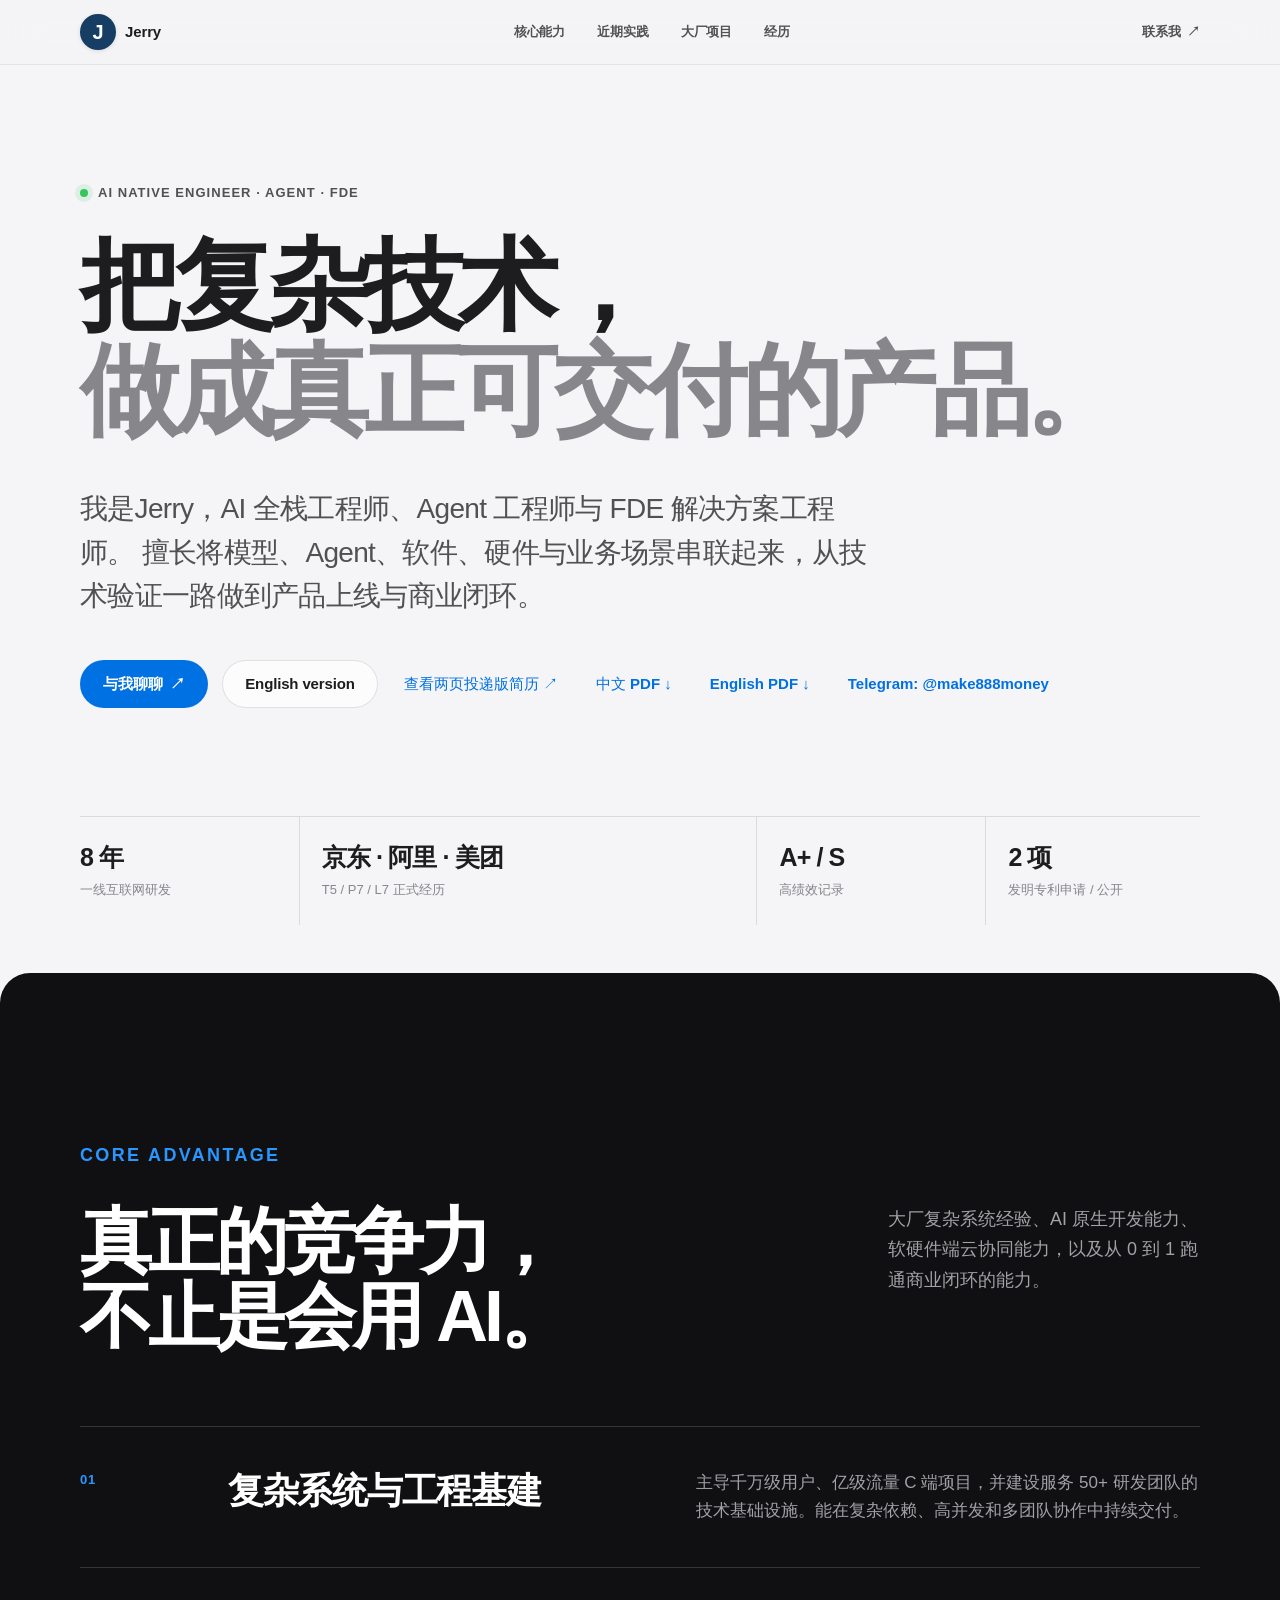
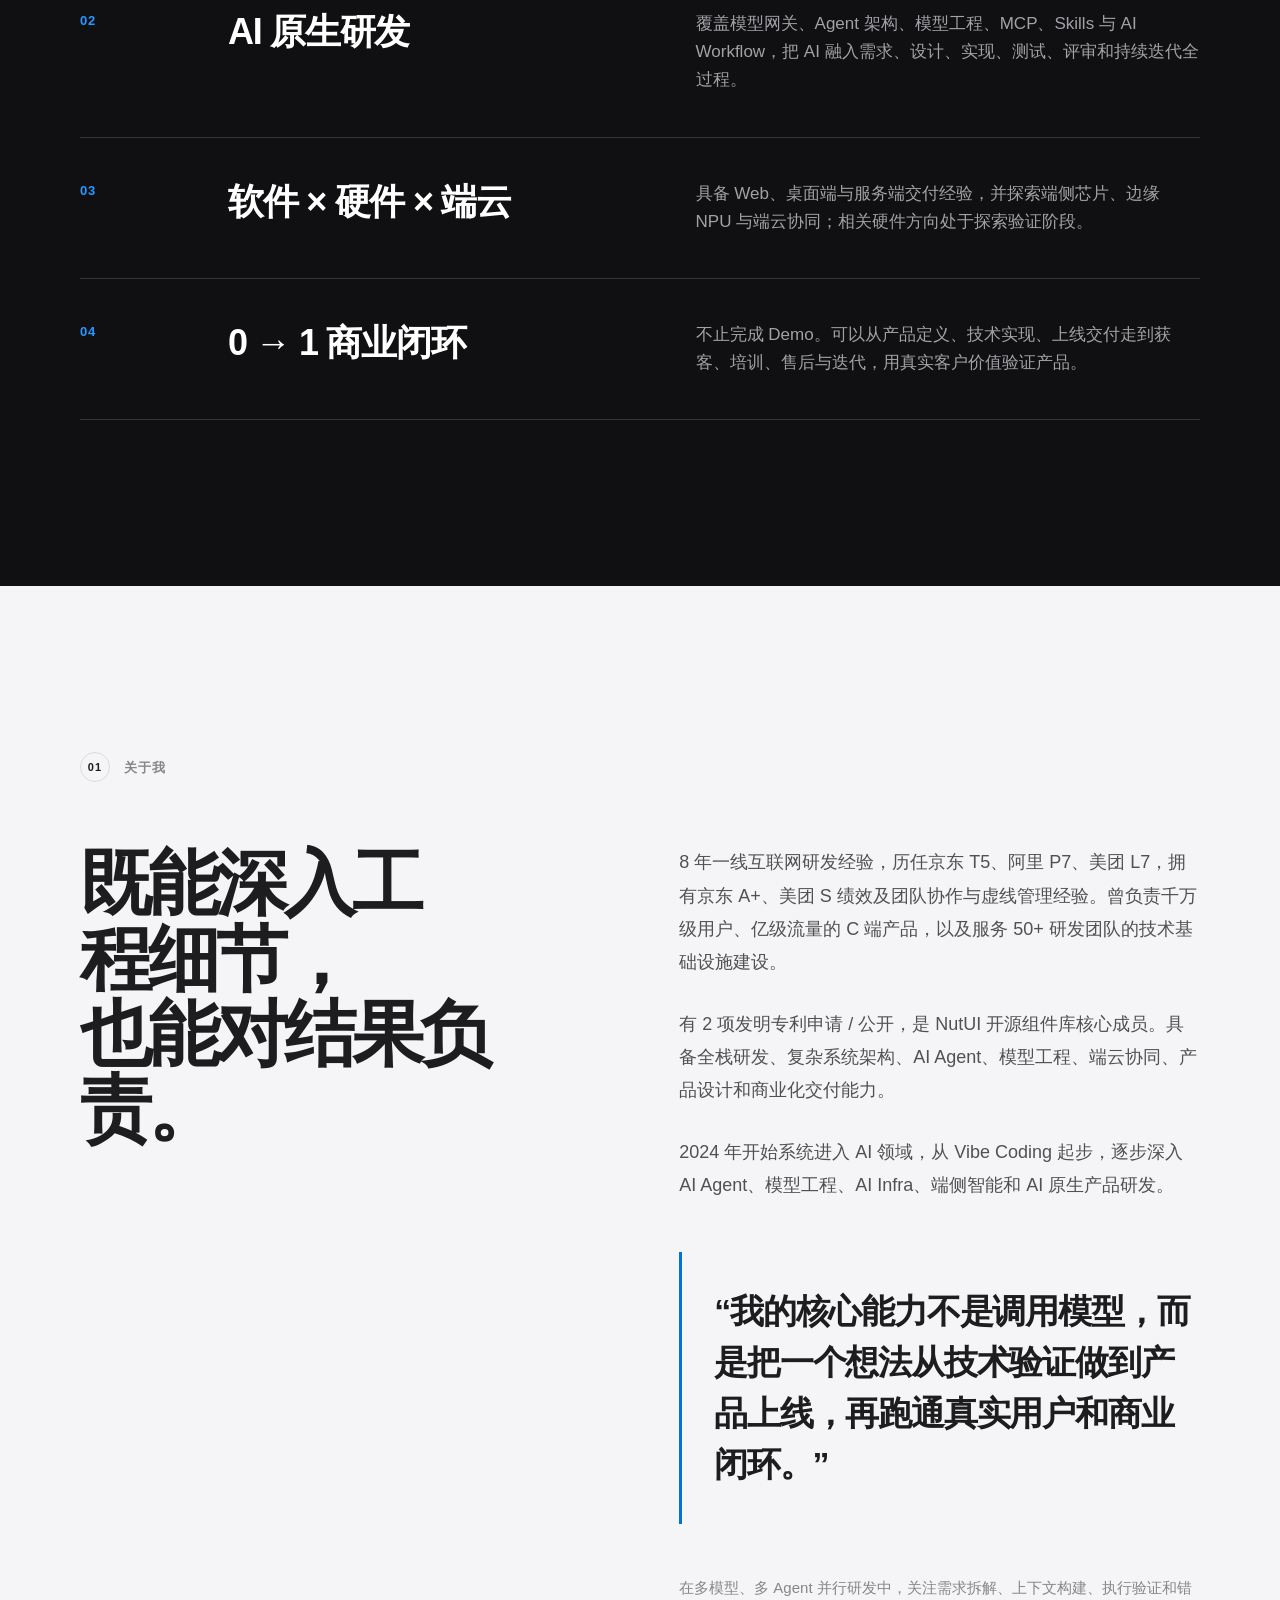
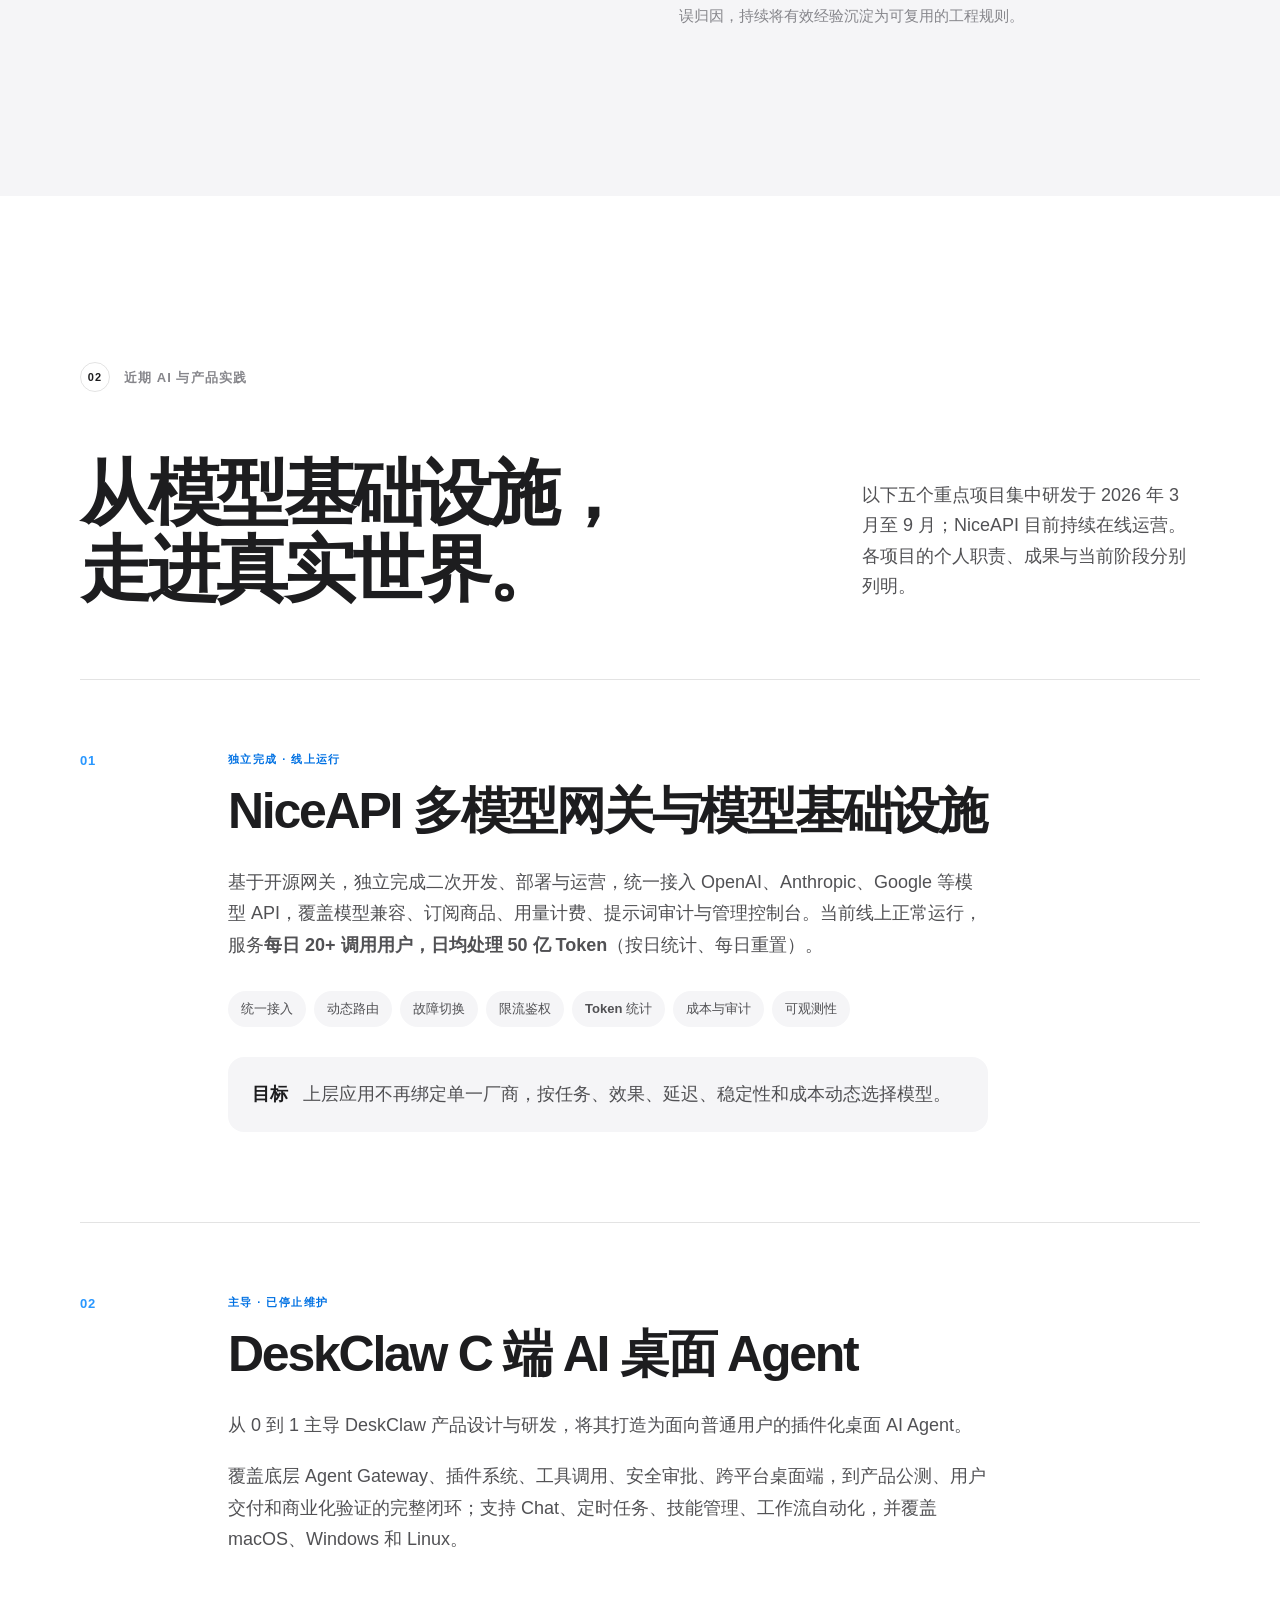
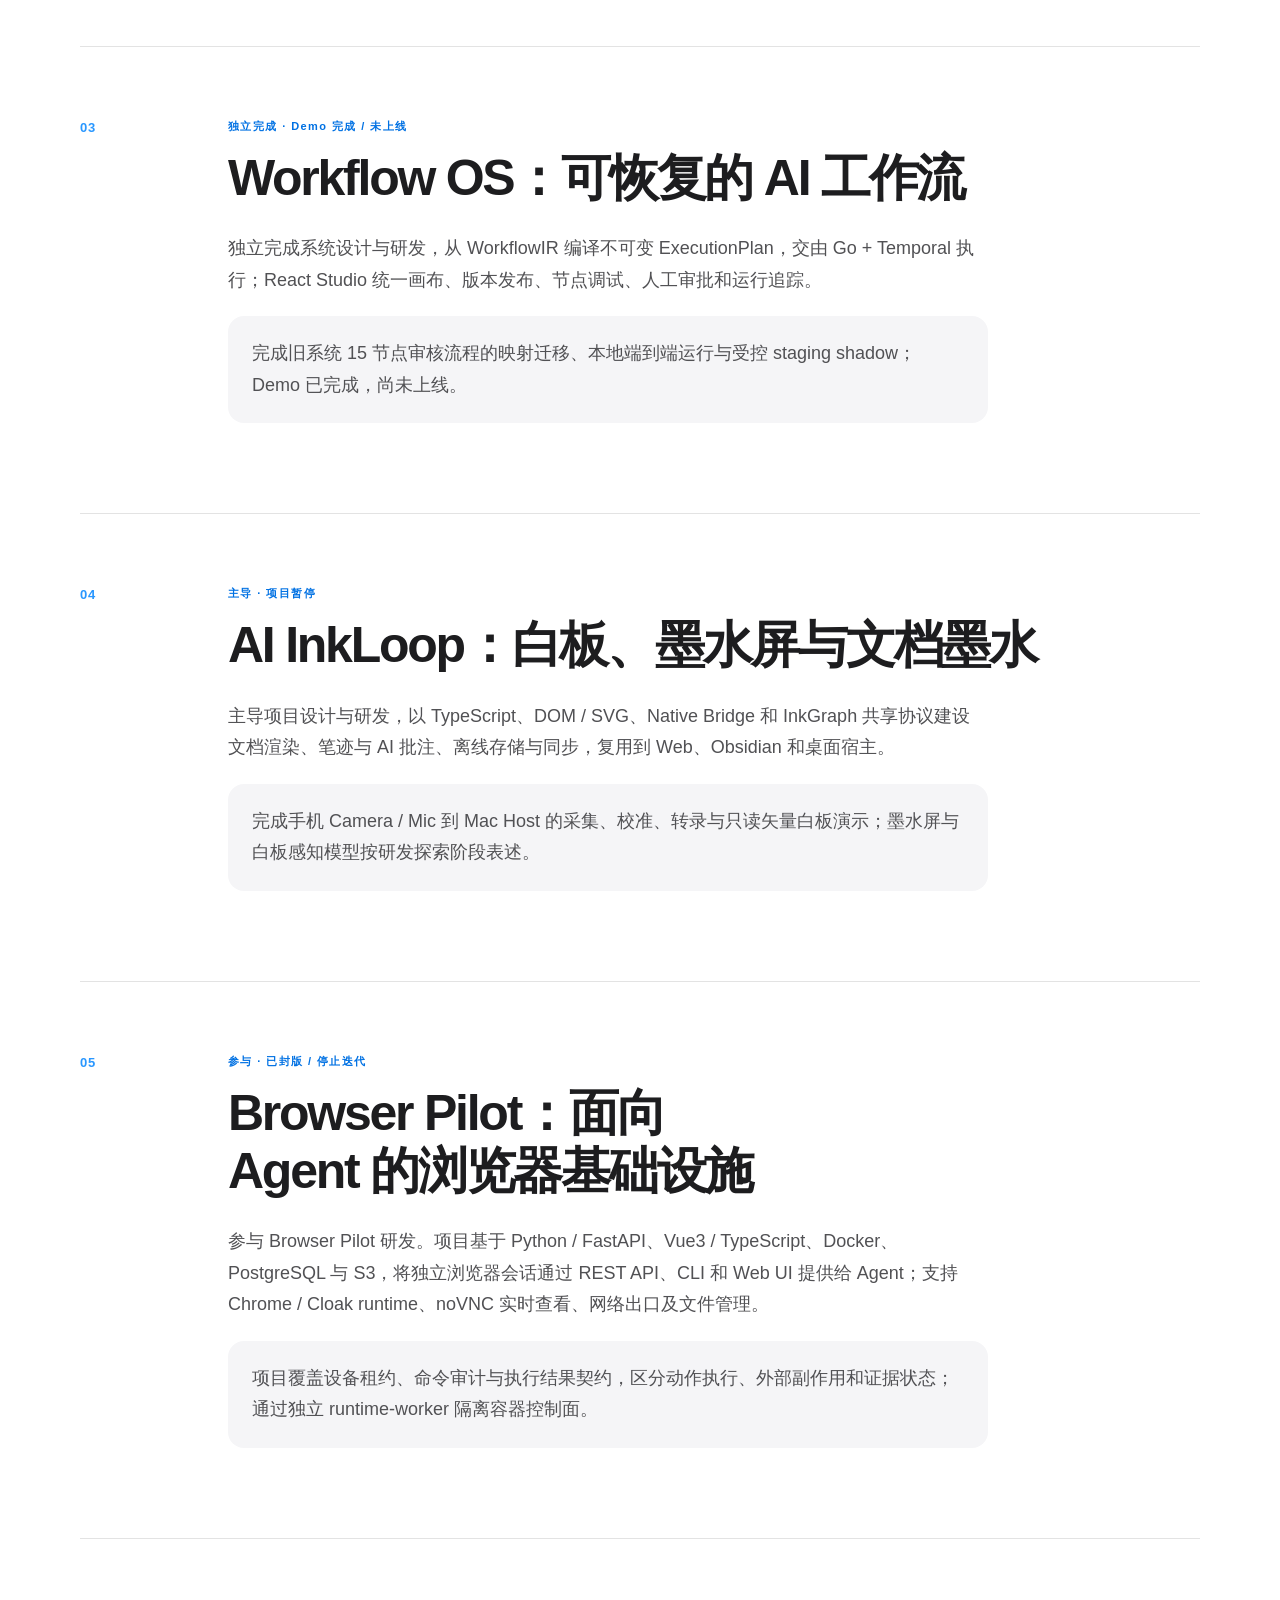
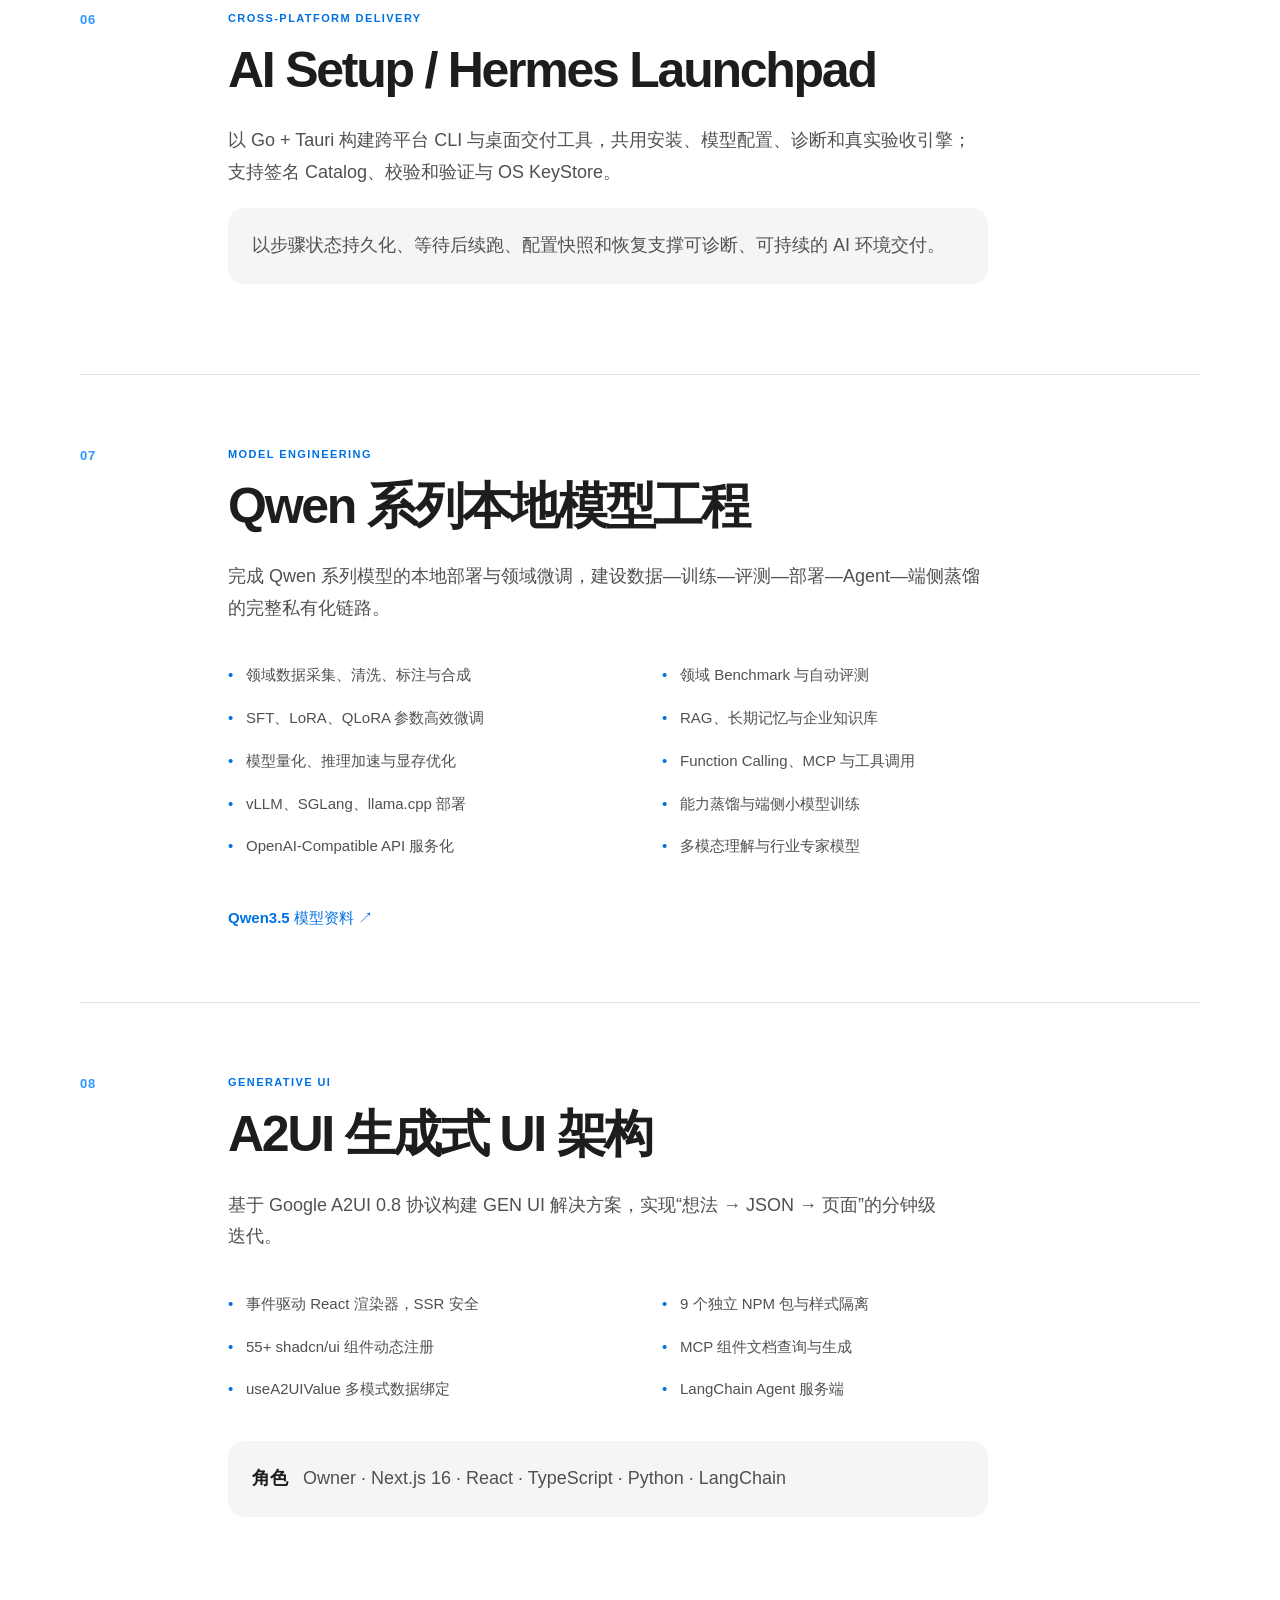
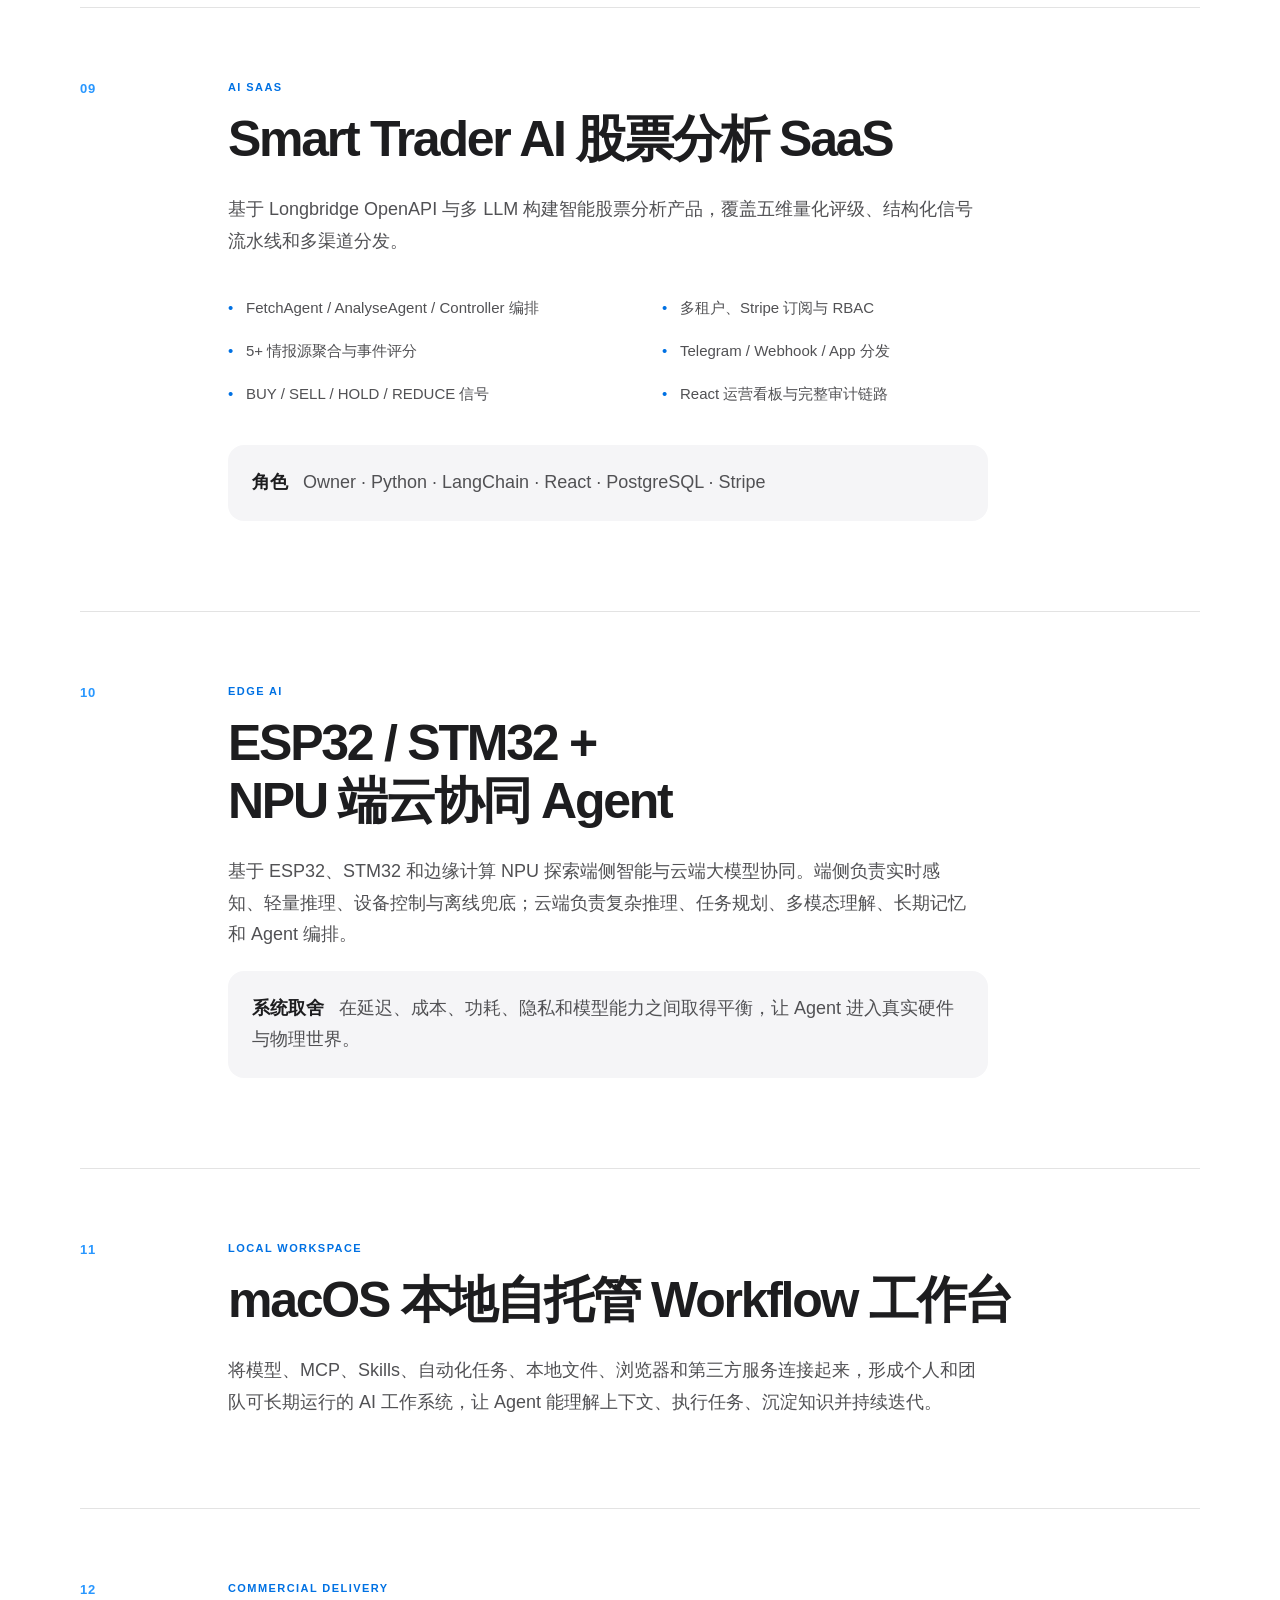
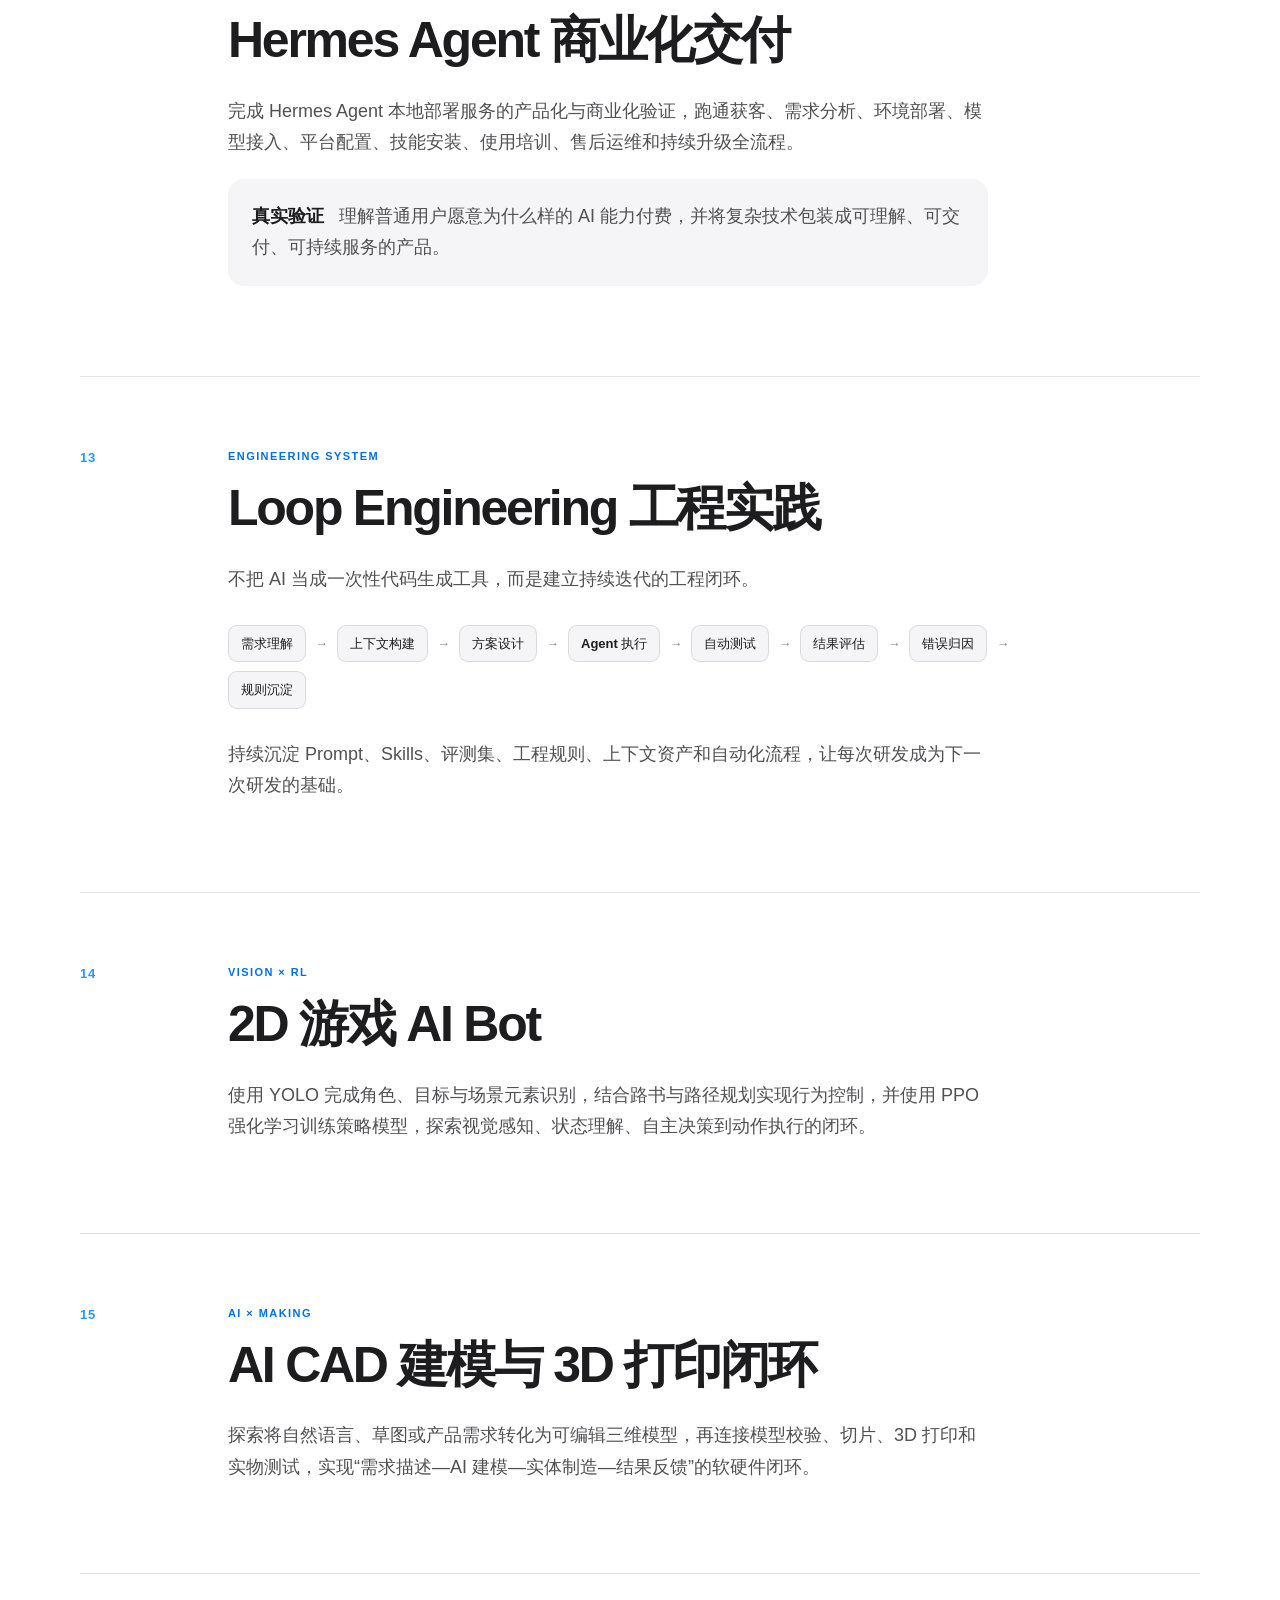
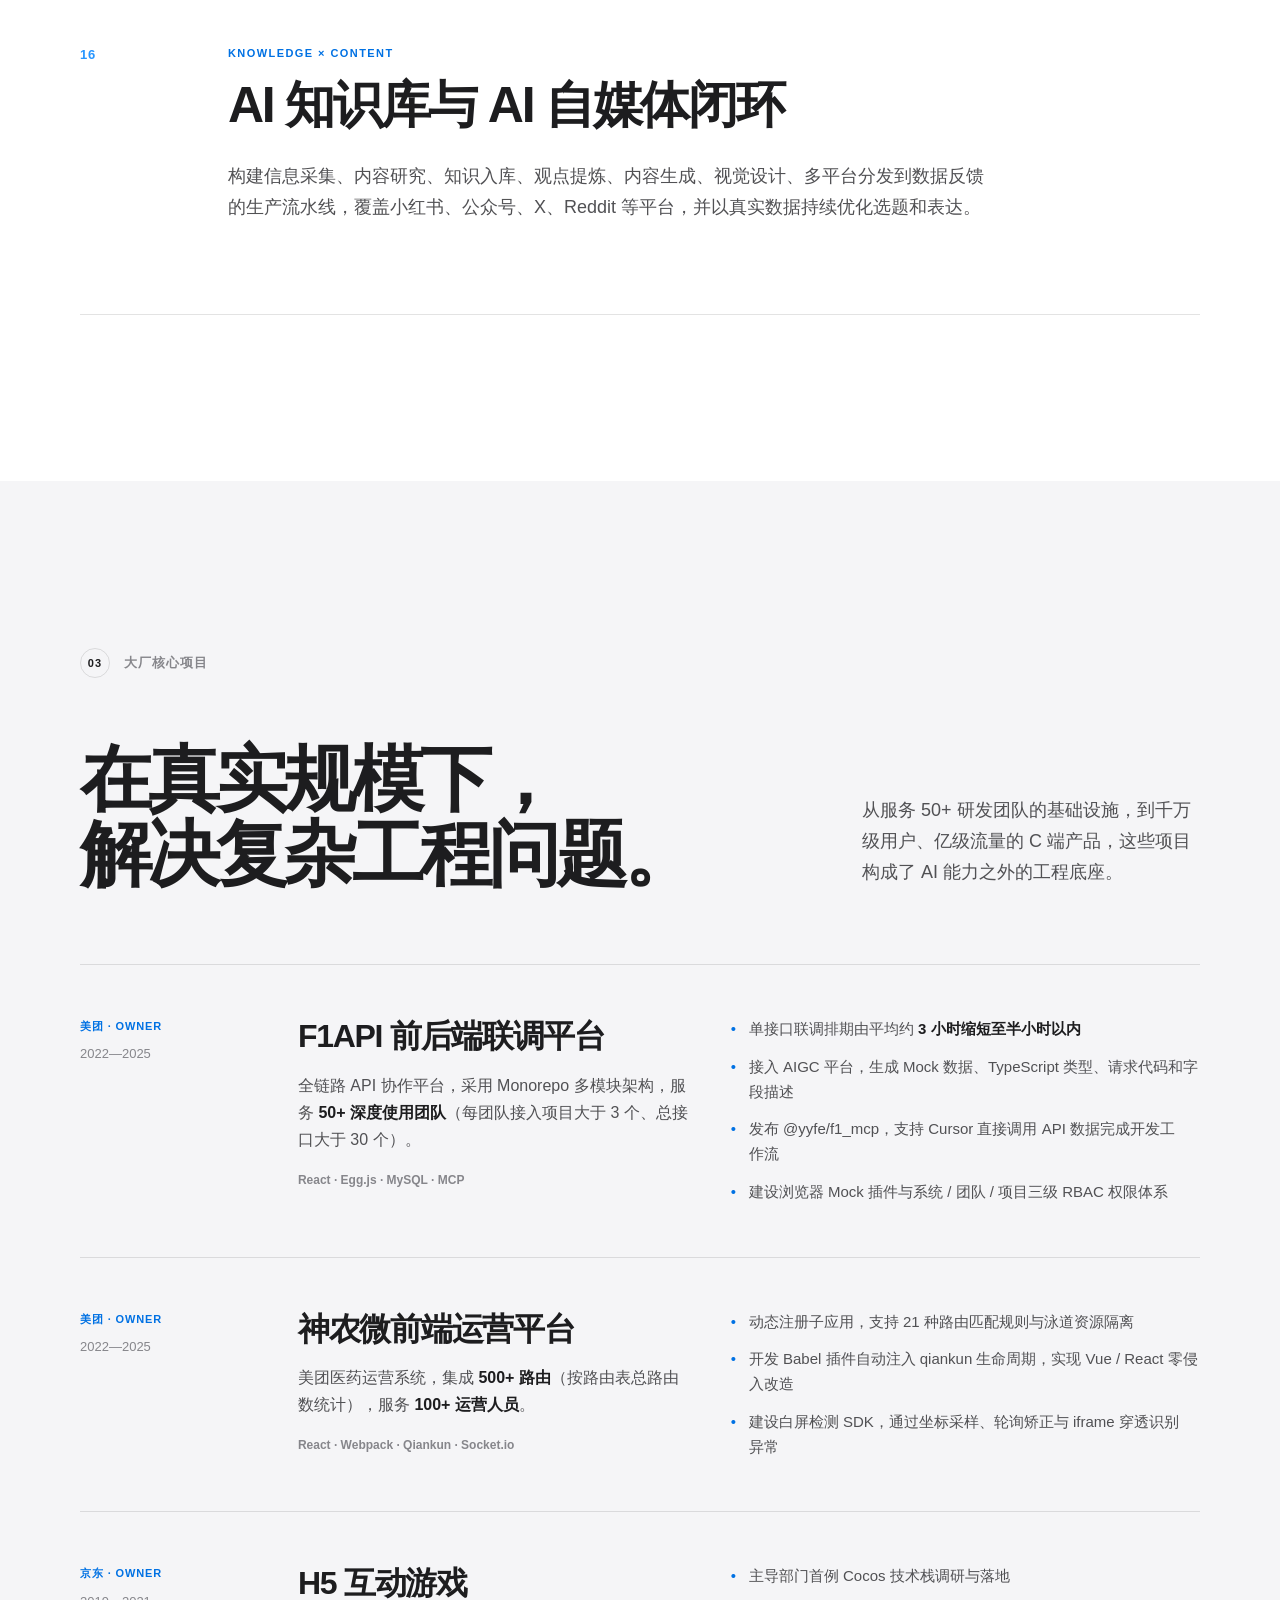
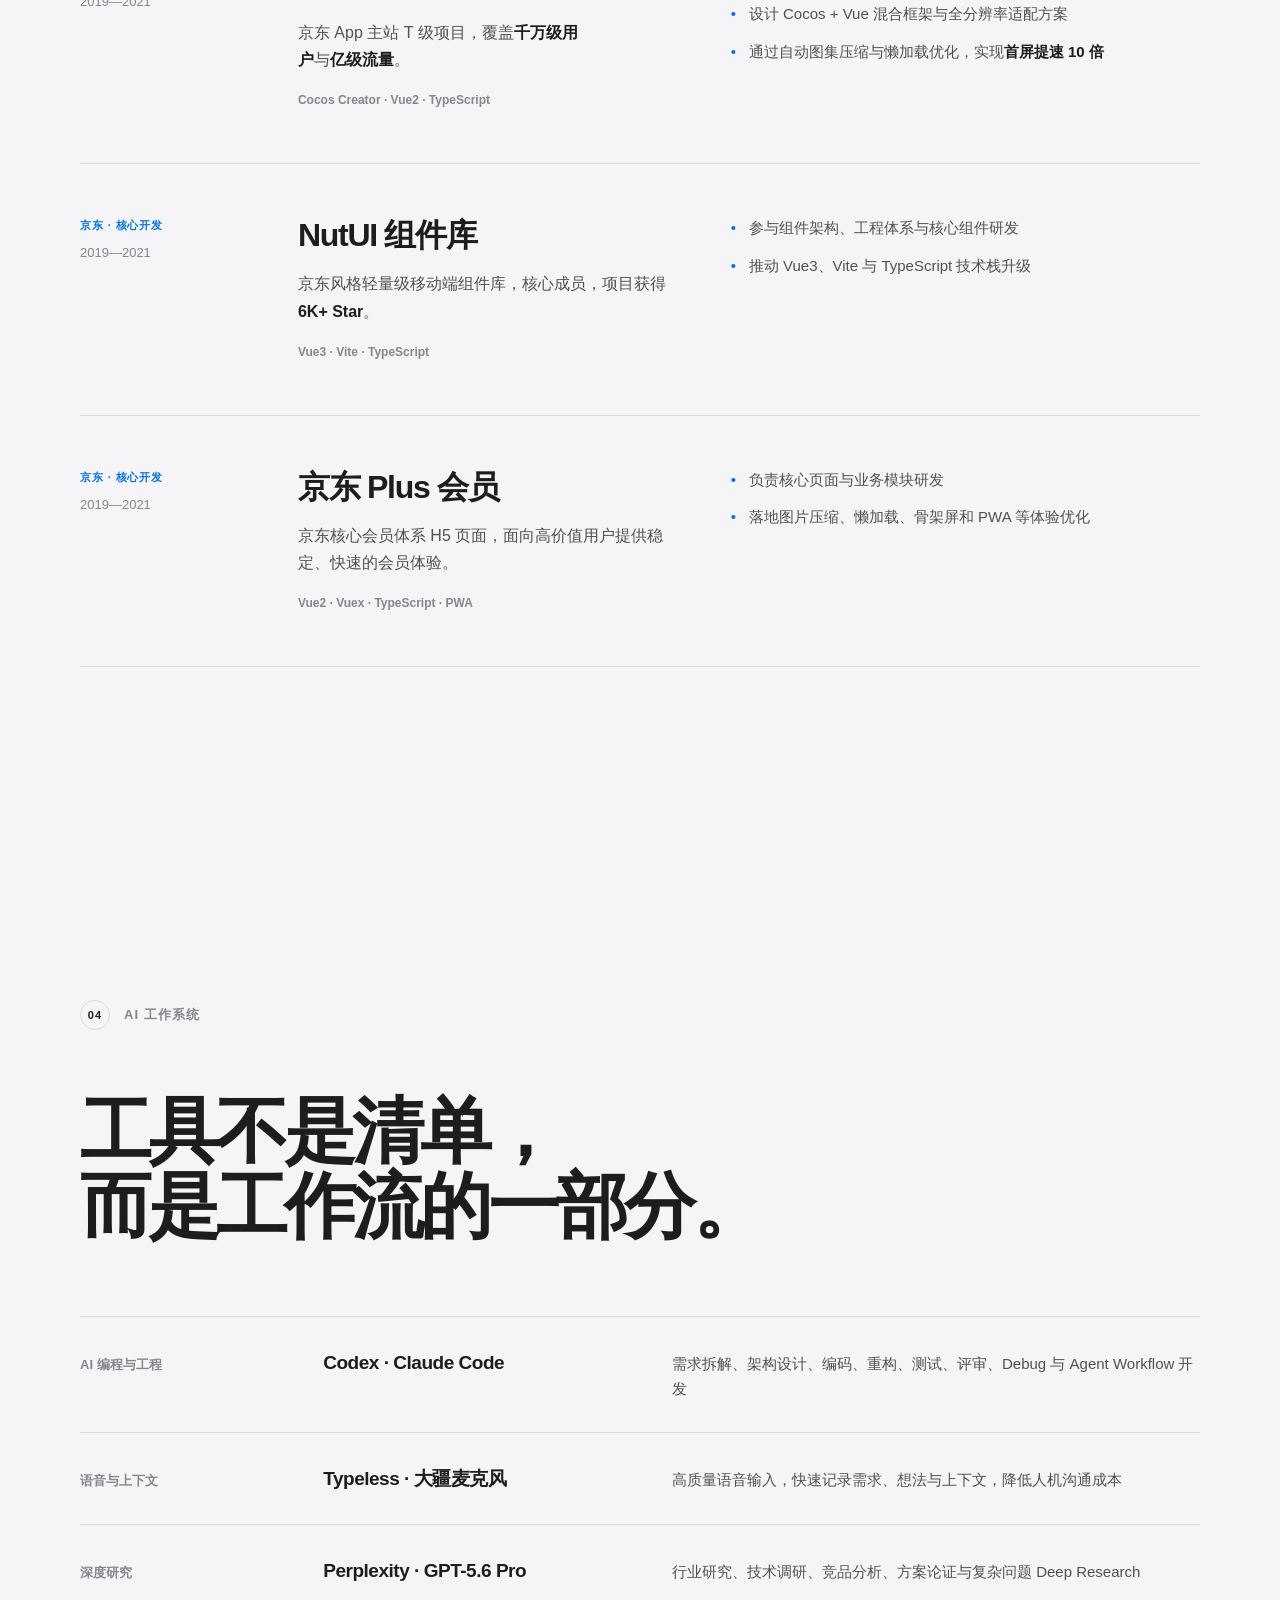
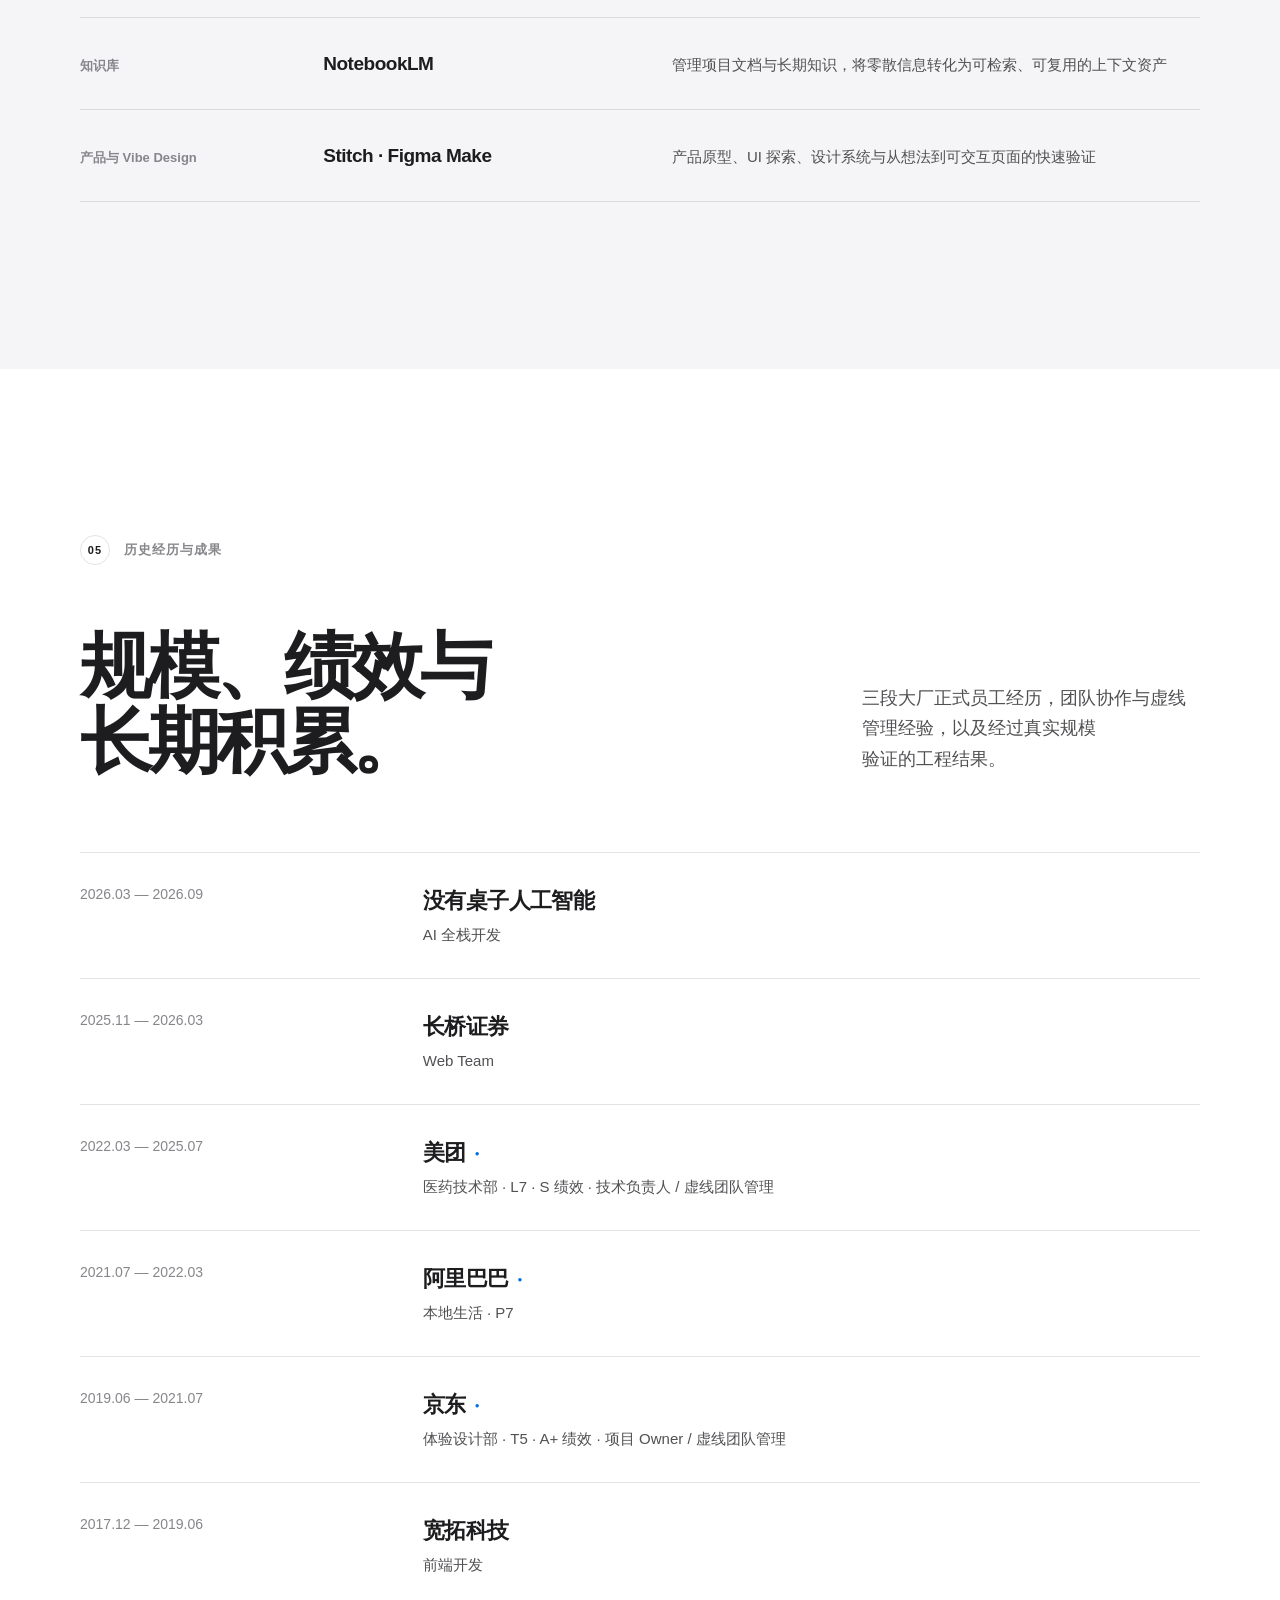
<file: index.html>
<!doctype html>
<html lang="zh-CN">
<head>
  <meta charset="utf-8">
  <meta name="viewport" content="width=device-width, initial-scale=1">
  <meta name="theme-color" content="#f5f5f7">
  <meta name="description" content="Jerry的在线简历：8 年一线互联网研发经验，专注 AI Agent、复杂系统、端云协同与 0 到 1 商业化交付。">
  <meta property="og:title" content="Jerry｜AI 全栈工程师 / Agent 工程师 / FDE">
  <meta property="og:description" content="把模型、Agent、软件、硬件与业务，做成真正可交付的产品。">
  <meta property="og:type" content="website">
  <title>Jerry｜AI 全栈工程师 / Agent 工程师 / FDE</title>
  <link rel="icon" href="data:image/svg+xml,<svg xmlns=%22http://www.w3.org/2000/svg%22 viewBox=%220 0 64 64%22><rect width=%2264%22 height=%2264%22 rx=%2216%22 fill=%22%23007aff%22/><path d=%22M17 20h30L25 44h22%22 fill=%22none%22 stroke=%22white%22 stroke-width=%226%22 stroke-linecap=%22round%22 stroke-linejoin=%22round%22/></svg>">
  <link rel="stylesheet" href="styles.css">
</head>
<body>
  <a class="skip-link" href="#main">跳到主要内容</a>

  <header class="site-header">
    <nav class="nav shell" aria-label="主导航">
      <a class="brand" href="#top" aria-label="返回顶部">
        <span class="brand-avatar" aria-hidden="true">
          J
        </span>
        <span>Jerry</span>
      </a>
      <div class="nav-links">
        <a href="#capabilities">核心能力</a>
        <a href="#building">近期实践</a>
        <a href="#projects">大厂项目</a>
        <a href="#experience">经历</a>
      </div>
      <a class="nav-contact" href="mailto:nicejerry666@gmail.com">联系我 <span aria-hidden="true">↗</span></a>
    </nav>
  </header>

  <main id="main">
    <section class="hero shell" id="top" aria-labelledby="hero-title">
      <div class="hero-kicker reveal">
        <span class="status-dot" aria-hidden="true"></span>
        AI Native Engineer · Agent · FDE
      </div>
      <h1 id="hero-title" class="reveal">把复杂技术，<span>做成真正<span class="nowrap">可交付的产品。</span></span></h1>
      <p class="hero-intro reveal">
        我是Jerry，AI 全栈工程师、Agent 工程师与 FDE 解决方案工程师。
        擅长将模型、Agent、软件、硬件与业务场景串联起来，从技术验证一路做到产品上线与商业闭环。
      </p>
      <div class="hero-actions reveal">
        <a class="button button-primary" href="mailto:nicejerry666@gmail.com">与我聊聊 <span aria-hidden="true">↗</span></a>
        <a class="button button-secondary" href="en.html" lang="en">English version</a>
        <a class="text-link" href="resume-print.html">查看两页投递版简历 ↗</a>
        <a class="text-link" href="resume.pdf" download="Jerry_Resume_CN.pdf">中文 PDF ↓</a>
        <a class="text-link" href="resume-en.pdf" download="Jerry_Resume_EN.pdf" lang="en">English PDF ↓</a>
        <a class="text-link" href="https://t.me/make888money">Telegram: @make888money</a>
      </div>
      <div class="proof-strip reveal" aria-label="职业亮点">
        <div class="proof-item">
          <strong>8 年</strong>
          <span>一线互联网研发</span>
        </div>
        <div class="proof-item">
          <strong>京东 · 阿里 · 美团</strong>
          <span>T5 / P7 / L7 正式经历</span>
        </div>
        <div class="proof-item">
          <strong>A+ / S</strong>
          <span>高绩效记录</span>
        </div>
        <div class="proof-item">
          <strong>2 项</strong>
          <span>发明专利申请 / 公开</span>
        </div>
      </div>
    </section>

    <section class="section section-dark" id="capabilities" aria-labelledby="capabilities-title">
      <div class="shell">
        <div class="section-heading light reveal">
          <p class="eyebrow">CORE ADVANTAGE</p>
          <h2 id="capabilities-title">真正的竞争力，<br>不止是会用 AI。</h2>
          <p>大厂复杂系统经验、AI 原生开发能力、软硬件端云协同能力，以及从 0 到 1 跑通<span class="nowrap">商业闭环的能力。</span></p>
        </div>
        <div class="capability-list">
          <article class="capability reveal">
            <span class="capability-number">01</span>
            <div>
              <h3>复杂系统与工程基建</h3>
              <p>主导千万级用户、亿级流量 C 端项目，并建设服务 50+ 研发团队的技术基础设施。能在复杂依赖、高并发和多团队协作中持续交付。</p>
            </div>
          </article>
          <article class="capability reveal">
            <span class="capability-number">02</span>
            <div>
              <h3>AI 原生研发</h3>
              <p>覆盖模型网关、Agent 架构、模型工程、MCP、Skills 与 AI Workflow，把 AI 融入需求、设计、实现、测试、评审和持续迭代全过程。</p>
            </div>
          </article>
          <article class="capability reveal">
            <span class="capability-number">03</span>
            <div>
              <h3>软件 × 硬件 × 端云</h3>
              <p>具备 Web、桌面端与服务端交付经验，并探索端侧芯片、边缘 NPU 与端云协同；相关硬件方向处于探索验证阶段。</p>
            </div>
          </article>
          <article class="capability reveal">
            <span class="capability-number">04</span>
            <div>
              <h3>0 → 1 商业闭环</h3>
              <p>不止完成 Demo。可以从产品定义、技术实现、上线交付走到获客、培训、售后与迭代，用真实客户价值验证产品。</p>
            </div>
          </article>
        </div>
      </div>
    </section>

    <section class="section intro-section shell" aria-labelledby="about-title">
      <div class="section-label reveal"><span>01</span> 关于我</div>
      <div class="intro-grid">
        <h2 id="about-title" class="reveal">既能深入工程细节，<br>也能对结果负责。</h2>
        <div class="prose reveal">
          <p>8 年一线互联网研发经验，历任京东 T5、阿里 P7、美团 L7，拥有京东 A+、美团 S 绩效及团队协作与虚线管理经验。曾负责千万级用户、亿级流量的 C 端产品，以及服务 50+ 研发团队的技术基础设施建设。</p>
          <p>有 2 项发明专利申请 / 公开，是 NutUI 开源组件库核心成员。具备全栈研发、复杂系统架构、AI Agent、模型工程、端云协同、产品设计和商业化交付能力。</p>
          <p>2024 年开始系统进入 AI 领域，从 Vibe Coding 起步，逐步深入 AI Agent、模型工程、AI Infra、端侧智能和 AI 原生产品研发。</p>
          <aside class="quote">
            <p>“我的核心能力不是调用模型，而是把一个想法从技术验证做到产品上线，再跑通真实用户和商业闭环。”</p>
          </aside>
          <p class="fine-print">在多模型、多 Agent 并行研发中，关注需求拆解、上下文构建、执行验证和错误归因，持续将有效经验沉淀为可复用的工程规则。</p>
        </div>
      </div>
    </section>

    <section class="section building-section" id="building" aria-labelledby="building-title">
      <div class="shell">
        <div class="section-label reveal"><span>02</span> 近期 AI 与产品实践</div>
        <div class="section-heading reveal">
          <h2 id="building-title">从模型基础设施，<br>走进真实世界。</h2>
          <p>以下五个重点项目集中研发于 2026 年 3 月至 9 月；NiceAPI 目前持续在线运营。各项目的个人职责、成果与当前阶段分别列明。</p>
        </div>

        <div class="project-list">
          <article class="project-feature reveal">
            <div class="project-index">01</div>
            <div class="project-copy">
              <p class="project-tag">独立完成 · 线上运行</p>
              <h3>NiceAPI 多模型网关与模型基础设施</h3>
              <p>基于开源网关，独立完成二次开发、部署与运营，统一接入 OpenAI、Anthropic、Google 等模型 API，覆盖模型兼容、订阅商品、用量计费、提示词审计与管理控制台。当前线上正常运行，服务<strong>每日 20+ 调用用户，日均处理 50 亿 Token</strong>（按日统计、每日重置）。</p>
              <ul class="inline-list" aria-label="核心能力">
                <li>统一接入</li><li>动态路由</li><li>故障切换</li><li>限流鉴权</li><li>Token 统计</li><li>成本与审计</li><li>可观测性</li>
              </ul>
              <p class="project-goal"><strong>目标</strong> 上层应用不再绑定单一厂商，按任务、效果、延迟、稳定性和成本<span class="nowrap">动态选择模型。</span></p>
            </div>
          </article>

          <article class="project-feature reveal">
            <div class="project-index">02</div>
            <div class="project-copy">
              <p class="project-tag">主导 · 已停止维护</p>
              <h3>DeskClaw C 端 AI 桌面 Agent</h3>
              <p>从 0 到 1 主导 DeskClaw 产品设计与研发，将其打造为面向普通用户的插件化桌面 AI Agent。</p>
              <p>覆盖底层 Agent Gateway、插件系统、工具调用、安全审批、跨平台桌面端，到产品公测、用户交付和商业化验证的完整闭环；支持 Chat、定时任务、技能管理、工作流自动化，并覆盖 macOS、Windows 和 Linux。</p>
            </div>
          </article>

          <article class="project-feature reveal">
            <div class="project-index">03</div>
            <div class="project-copy"><p class="project-tag">独立完成 · Demo 完成 / 未上线</p><h3>Workflow OS：可恢复的 AI 工作流</h3><p>独立完成系统设计与研发，从 WorkflowIR 编译不可变 ExecutionPlan，交由 Go + Temporal 执行；React Studio 统一画布、版本发布、节点调试、人工审批和运行追踪。</p><p class="project-goal">完成旧系统 15 节点审核流程的映射迁移、本地端到端运行与受控 staging shadow；Demo 已完成，尚未上线。</p></div>
          </article>

          <article class="project-feature reveal">
            <div class="project-index">04</div>
            <div class="project-copy"><p class="project-tag">主导 · 项目暂停</p><h3>AI InkLoop：白板、墨水屏与文档墨水</h3><p>主导项目设计与研发，以 TypeScript、DOM / SVG、Native Bridge 和 InkGraph 共享协议建设文档渲染、笔迹与 AI 批注、离线存储与同步，复用到 Web、Obsidian 和桌面宿主。</p><p class="project-goal">完成手机 Camera / Mic 到 Mac Host 的采集、校准、转录与只读矢量白板演示；墨水屏与白板感知模型按研发探索阶段表述。</p></div>
          </article>

          <article class="project-feature reveal">
            <div class="project-index">05</div>
            <div class="project-copy"><p class="project-tag">参与 · 已封版 / 停止迭代</p><h3>Browser Pilot：面向 Agent 的浏览器基础设施</h3><p>参与 Browser Pilot 研发。项目基于 Python / FastAPI、Vue3 / TypeScript、Docker、PostgreSQL 与 S3，将独立浏览器会话通过 REST API、CLI 和 Web UI 提供给 Agent；支持 Chrome / Cloak runtime、noVNC 实时查看、网络出口及文件管理。</p><p class="project-goal">项目覆盖设备租约、命令审计与执行结果契约，区分动作执行、外部副作用和证据状态；通过独立 runtime-worker 隔离容器控制面。</p></div>
          </article>

          <article class="project-feature reveal">
            <div class="project-index">06</div>
            <div class="project-copy"><p class="project-tag">CROSS-PLATFORM DELIVERY</p><h3>AI Setup / Hermes Launchpad</h3><p>以 Go + Tauri 构建跨平台 CLI 与桌面交付工具，共用安装、模型配置、诊断和真实验收引擎；支持签名 Catalog、校验和验证与 OS KeyStore。</p><p class="project-goal">以步骤状态持久化、等待后续跑、配置快照和恢复支撑可诊断、可持续的 AI 环境交付。</p></div>
          </article>

          <article class="project-feature reveal">
            <div class="project-index">07</div>
            <div class="project-copy">
              <p class="project-tag">MODEL ENGINEERING</p>
              <h3>Qwen 系列本地模型工程</h3>
              <p>完成 Qwen 系列模型的本地部署与领域微调，建设数据—训练—评测—部署—Agent—端侧蒸馏的完整私有化链路。</p>
              <div class="detail-columns">
                <ul>
                  <li>领域数据采集、清洗、标注与合成</li>
                  <li>SFT、LoRA、QLoRA 参数高效微调</li>
                  <li>模型量化、推理加速与显存优化</li>
                  <li>vLLM、SGLang、llama.cpp 部署</li>
                  <li>OpenAI-Compatible API 服务化</li>
                </ul>
                <ul>
                  <li>领域 Benchmark 与自动评测</li>
                  <li>RAG、长期记忆与企业知识库</li>
                  <li>Function Calling、MCP 与工具调用</li>
                  <li>能力蒸馏与端侧小模型训练</li>
                  <li>多模态理解与行业专家模型</li>
                </ul>
              </div>
              <a class="source-link" href="https://huggingface.co/Qwen/Qwen3.5-0.8B" target="_blank" rel="noreferrer">Qwen3.5 模型资料 <span aria-hidden="true">↗</span></a>
            </div>
          </article>

          <article class="project-feature reveal">
            <div class="project-index">08</div>
            <div class="project-copy">
              <p class="project-tag">GENERATIVE UI</p>
              <h3>A2UI 生成式 UI 架构</h3>
              <p>基于 Google A2UI 0.8 协议构建 GEN UI 解决方案，实现“想法 → JSON → 页面”的分钟级迭代。</p>
              <div class="detail-columns">
                <ul>
                  <li>事件驱动 React 渲染器，SSR 安全</li>
                  <li>55+ shadcn/ui 组件动态注册</li>
                  <li>useA2UIValue 多模式数据绑定</li>
                </ul>
                <ul>
                  <li>9 个独立 NPM 包与样式隔离</li>
                  <li>MCP 组件文档查询与生成</li>
                  <li>LangChain Agent 服务端</li>
                </ul>
              </div>
              <p class="project-goal"><strong>角色</strong> Owner · Next.js 16 · React · TypeScript · Python · LangChain</p>
            </div>
          </article>

          <article class="project-feature reveal">
            <div class="project-index">09</div>
            <div class="project-copy">
              <p class="project-tag">AI SAAS</p>
              <h3>Smart Trader AI 股票分析 SaaS</h3>
              <p>基于 Longbridge OpenAPI 与多 LLM 构建智能股票分析产品，覆盖五维量化评级、结构化信号流水线和多渠道分发。</p>
              <div class="detail-columns">
                <ul>
                  <li>FetchAgent / AnalyseAgent / Controller 编排</li>
                  <li>5+ 情报源聚合与事件评分</li>
                  <li>BUY / SELL / HOLD / REDUCE 信号</li>
                </ul>
                <ul>
                  <li>多租户、Stripe 订阅与 RBAC</li>
                  <li>Telegram / Webhook / App 分发</li>
                  <li>React 运营看板与完整审计链路</li>
                </ul>
              </div>
              <p class="project-goal"><strong>角色</strong> Owner · Python · LangChain · React · PostgreSQL · Stripe</p>
            </div>
          </article>

          <article class="project-feature reveal">
            <div class="project-index">10</div>
            <div class="project-copy">
              <p class="project-tag">EDGE AI</p>
              <h3>ESP32 / STM32 + NPU 端云协同 Agent</h3>
              <p>基于 ESP32、STM32 和边缘计算 NPU 探索端侧智能与云端大模型协同。端侧负责实时感知、轻量推理、设备控制与离线兜底；云端负责复杂推理、任务规划、多模态理解、长期记忆和 <span class="nowrap">Agent 编排。</span></p>
              <p class="project-goal"><strong>系统取舍</strong> 在延迟、成本、功耗、隐私和模型能力之间取得平衡，让 Agent 进入真实硬件与物理世界。</p>
            </div>
          </article>

          <article class="project-feature reveal">
            <div class="project-index">11</div>
            <div class="project-copy">
              <p class="project-tag">LOCAL WORKSPACE</p>
              <h3>macOS 本地自托管 Workflow 工作台</h3>
              <p>将模型、MCP、Skills、自动化任务、本地文件、浏览器和第三方服务连接起来，形成个人和团队可长期运行的 AI 工作系统，让 Agent 能理解上下文、执行任务、沉淀知识并持续迭代。</p>
            </div>
          </article>

          <article class="project-feature reveal">
            <div class="project-index">12</div>
            <div class="project-copy">
              <p class="project-tag">COMMERCIAL DELIVERY</p>
              <h3>Hermes Agent 商业化交付</h3>
              <p>完成 Hermes Agent 本地部署服务的产品化与商业化验证，跑通获客、需求分析、环境部署、模型接入、平台配置、技能安装、使用培训、售后运维和持续升级全流程。</p>
              <p class="project-goal"><strong>真实验证</strong> 理解普通用户愿意为什么样的 AI 能力付费，并将复杂技术包装成可理解、可交付、可持续服务的产品。</p>
            </div>
          </article>

          <article class="project-feature reveal">
            <div class="project-index">13</div>
            <div class="project-copy">
              <p class="project-tag">ENGINEERING SYSTEM</p>
              <h3>Loop Engineering 工程实践</h3>
              <p>不把 AI 当成一次性代码生成工具，而是建立持续迭代的工程闭环。</p>
              <div class="loop-flow" aria-label="Loop Engineering 流程">
                <span>需求理解</span><i>→</i><span>上下文构建</span><i>→</i><span>方案设计</span><i>→</i><span>Agent 执行</span><i>→</i><span>自动测试</span><i>→</i><span>结果评估</span><i>→</i><span>错误归因</span><i>→</i><span>规则沉淀</span>
              </div>
              <p>持续沉淀 Prompt、Skills、评测集、工程规则、上下文资产和自动化流程，让每次研发成为下一次研发的基础。</p>
            </div>
          </article>

          <article class="project-feature reveal">
            <div class="project-index">14</div>
            <div class="project-copy">
              <p class="project-tag">VISION × RL</p>
              <h3>2D 游戏 AI Bot</h3>
              <p>使用 YOLO 完成角色、目标与场景元素识别，结合路书与路径规划实现行为控制，并使用 PPO 强化学习训练策略模型，探索视觉感知、状态理解、自主决策到动作执行的闭环。</p>
            </div>
          </article>

          <article class="project-feature reveal">
            <div class="project-index">15</div>
            <div class="project-copy">
              <p class="project-tag">AI × MAKING</p>
              <h3>AI CAD 建模与 3D 打印闭环</h3>
              <p>探索将自然语言、草图或产品需求转化为可编辑三维模型，再连接模型校验、切片、3D 打印和实物测试，实现“需求描述—AI 建模—实体制造—结果反馈”的软硬件闭环。</p>
            </div>
          </article>

          <article class="project-feature reveal">
            <div class="project-index">16</div>
            <div class="project-copy">
              <p class="project-tag">KNOWLEDGE × CONTENT</p>
              <h3>AI 知识库与 AI 自媒体闭环</h3>
              <p>构建信息采集、内容研究、知识入库、观点提炼、内容生成、视觉设计、多平台分发到数据反馈的生产流水线，覆盖小红书、公众号、X、Reddit 等平台，并以真实数据持续优化<span class="nowrap">选题和表达。</span></p>
            </div>
          </article>
        </div>
      </div>
    </section>

    <section class="section legacy-section" id="projects" aria-labelledby="projects-title">
      <div class="shell">
        <div class="section-label reveal"><span>03</span> 大厂核心项目</div>
        <div class="section-heading reveal">
          <h2 id="projects-title">在真实规模下，<br>解决复杂工程问题。</h2>
          <p>从服务 50+ 研发团队的基础设施，到千万级用户、亿级流量的 C 端产品，这些项目构成了 AI 能力之外的工程底座。</p>
        </div>

        <div class="legacy-list">
          <article class="legacy-project reveal">
            <div class="legacy-meta">
              <p>美团 · OWNER</p>
              <span>2022—2025</span>
            </div>
            <div class="legacy-summary">
              <h3>F1API 前后端联调平台</h3>
              <p>全链路 API 协作平台，采用 Monorepo 多模块架构，服务 <strong>50+ 深度使用团队</strong>（每团队接入项目大于 3 个、总接口大于 30 个）。</p>
              <div class="legacy-stack">React · Egg.js · MySQL · MCP</div>
            </div>
            <ul class="legacy-details">
              <li>单接口联调排期由平均约 <strong>3 小时缩短至半小时以内</strong></li>
              <li>接入 AIGC 平台，生成 Mock 数据、TypeScript 类型、请求代码和字段描述</li>
              <li>发布 @yyfe/f1_mcp，支持 Cursor 直接调用 API 数据完成开发工作流</li>
              <li>建设浏览器 Mock 插件与系统 / 团队 / 项目三级 RBAC 权限体系</li>
            </ul>
          </article>

          <article class="legacy-project reveal">
            <div class="legacy-meta">
              <p>美团 · OWNER</p>
              <span>2022—2025</span>
            </div>
            <div class="legacy-summary">
              <h3>神农微前端运营平台</h3>
              <p>美团医药运营系统，集成 <strong>500+ 路由</strong>（按路由表总路由数统计），<span class="nowrap">服务 <strong>100+ 运营人员</strong>。</span></p>
              <div class="legacy-stack">React · Webpack · Qiankun · Socket.io</div>
            </div>
            <ul class="legacy-details">
              <li>动态注册子应用，支持 21 种路由匹配规则与泳道资源隔离</li>
              <li>开发 Babel 插件自动注入 qiankun 生命周期，实现 Vue / React 零侵入改造</li>
              <li>建设白屏检测 SDK，通过坐标采样、轮询矫正与 iframe 穿透识别异常</li>
            </ul>
          </article>

          <article class="legacy-project reveal">
            <div class="legacy-meta">
              <p>京东 · OWNER</p>
              <span>2019—2021</span>
            </div>
            <div class="legacy-summary">
              <h3>H5 互动游戏</h3>
              <p>京东 App 主站 T 级项目，覆盖<strong>千万级用户</strong><span class="nowrap">与<strong>亿级流量</strong>。</span></p>
              <div class="legacy-stack">Cocos Creator · Vue2 · TypeScript</div>
            </div>
            <ul class="legacy-details">
              <li>主导部门首例 Cocos 技术栈调研与落地</li>
              <li>设计 Cocos + Vue 混合框架与全分辨率适配方案</li>
              <li>通过自动图集压缩与懒加载优化，实现<strong>首屏提速 10 倍</strong></li>
            </ul>
          </article>

          <article class="legacy-project reveal">
            <div class="legacy-meta">
              <p>京东 · 核心开发</p>
              <span>2019—2021</span>
            </div>
            <div class="legacy-summary">
              <h3>NutUI 组件库</h3>
              <p>京东风格轻量级移动端组件库，核心成员，项目获得 <strong>6K+ Star</strong>。</p>
              <div class="legacy-stack">Vue3 · Vite · TypeScript</div>
            </div>
            <ul class="legacy-details">
              <li>参与组件架构、工程体系与核心组件研发</li>
              <li>推动 Vue3、Vite 与 TypeScript 技术栈升级</li>
            </ul>
          </article>

          <article class="legacy-project reveal">
            <div class="legacy-meta">
              <p>京东 · 核心开发</p>
              <span>2019—2021</span>
            </div>
            <div class="legacy-summary">
              <h3>京东 Plus 会员</h3>
              <p>京东核心会员体系 H5 页面，面向高价值用户提供稳定、快速的会员体验。</p>
              <div class="legacy-stack">Vue2 · Vuex · TypeScript · PWA</div>
            </div>
            <ul class="legacy-details">
              <li>负责核心页面与业务模块研发</li>
              <li>落地图片压缩、懒加载、骨架屏和 PWA 等体验优化</li>
            </ul>
          </article>
        </div>
      </div>
    </section>

    <section class="section tools-section shell" aria-labelledby="tools-title">
      <div class="section-label reveal"><span>04</span> AI 工作系统</div>
      <div class="section-heading compact-heading reveal">
        <h2 id="tools-title">工具不是清单，<br>而是工作流的一部分。</h2>
      </div>
      <div class="tool-rows">
        <article class="tool-row reveal">
          <p>AI 编程与工程</p>
          <h3>Codex · Claude Code</h3>
          <span>需求拆解、架构设计、编码、重构、测试、评审、Debug 与 Agent Workflow 开发</span>
        </article>
        <article class="tool-row reveal">
          <p>语音与上下文</p>
          <h3>Typeless · 大疆麦克风</h3>
          <span>高质量语音输入，快速记录需求、想法与上下文，降低人机沟通成本</span>
        </article>
        <article class="tool-row reveal">
          <p>深度研究</p>
          <h3>Perplexity · GPT-5.6 Pro</h3>
          <span>行业研究、技术调研、竞品分析、方案论证与复杂问题 Deep Research</span>
        </article>
        <article class="tool-row reveal">
          <p>知识库</p>
          <h3>NotebookLM</h3>
          <span>管理项目文档与长期知识，将零散信息转化为可检索、可复用的上下文资产</span>
        </article>
        <article class="tool-row reveal">
          <p>产品与 Vibe Design</p>
          <h3>Stitch · Figma Make</h3>
          <span>产品原型、UI 探索、设计系统与从想法到可交互页面的快速验证</span>
        </article>
      </div>
    </section>

    <section class="section experience-section" id="experience" aria-labelledby="experience-title">
      <div class="shell">
        <div class="section-label reveal"><span>05</span> 历史经历与成果</div>
        <div class="section-heading reveal">
          <h2 id="experience-title">规模、绩效与长期积累。</h2>
          <p>三段大厂正式员工经历，团队协作与虚线管理经验，以及经过真实规模<span class="nowrap">验证的工程结果。</span></p>
        </div>

        <div class="career" aria-label="工作经历">
          <article class="career-item reveal">
            <time datetime="2026-03">2026.03 — 2026.09</time>
            <div><h3>没有桌子人工智能</h3><p>AI 全栈开发</p></div>
          </article>
          <article class="career-item reveal">
            <time datetime="2025-11">2025.11 — 2026.03</time>
            <div><h3>长桥证券</h3><p>Web Team</p></div>
          </article>
          <article class="career-item reveal featured-career">
            <time datetime="2022-03">2022.03 — 2025.07</time>
            <div><h3>美团</h3><p>医药技术部 · L7 · S 绩效 · 技术负责人 / 虚线团队管理</p></div>
          </article>
          <article class="career-item reveal featured-career">
            <time datetime="2021-07">2021.07 — 2022.03</time>
            <div><h3>阿里巴巴</h3><p>本地生活 · P7</p></div>
          </article>
          <article class="career-item reveal featured-career">
            <time datetime="2019-06">2019.06 — 2021.07</time>
            <div><h3>京东</h3><p>体验设计部 · T5 · A+ 绩效 · 项目 Owner / <span class="nowrap">虚线团队管理</span></p></div>
          </article>
          <article class="career-item reveal">
            <time datetime="2017-12">2017.12 — 2019.06</time>
            <div><h3>宽拓科技</h3><p>前端开发</p></div>
          </article>
        </div>

        <div class="outcomes reveal" aria-label="代表成果">
          <div><strong>10M+</strong><span>千万级用户产品</span></div>
          <div><strong>100M+</strong><span>亿级流量项目</span></div>
          <div><strong>50+</strong><span>研发团队基础设施</span></div>
          <div><strong>6K+</strong><span>NutUI GitHub Stars</span></div>
        </div>

        <div class="achievement-columns">
          <article class="achievement reveal">
            <p class="eyebrow">PATENTS</p>
            <h3>2 项发明专利申请 / 公开</h3>
            <ul>
              <li>基于 html2canvas 的网页截图方法</li>
              <li>基于 Cocos + Webpack + Vue 的混合开发框架</li>
            </ul>
          </article>
          <article class="achievement reveal">
            <p class="eyebrow">OPEN SOURCE & SHARING</p>
            <h3>开源与技术影响力</h3>
            <ul>
              <li>NutUI 开源组件库核心成员，项目 6K+ Star</li>
              <li>《Webpack 技术内幕》《Vue3 探索与实践》</li>
              <li>《如何打造千万级用户的 H5 游戏》</li>
            </ul>
          </article>
        </div>

        <div class="education reveal">
          <p class="eyebrow">EDUCATION</p>
          <div><h3>重庆大学城市科技学院</h3><p>全日制统招本科 · 土木工程 · 2012—2016</p></div>
        </div>
      </div>
    </section>

    <section class="section principles-section shell" aria-labelledby="principles-title">
      <div class="section-label reveal"><span>06</span> 我的工作方式</div>
      <div class="principles-grid">
        <h2 id="principles-title" class="reveal">兴趣驱动学习，<br>学习驱动创造。</h2>
        <div class="principles reveal">
          <p>保持成长心态和长期主义，不追逐短期热度，持续研究技术背后的原理，并将其转化为真正解决问题的产品。</p>
          <p>以客户价值为中心，用真实交付验证技术，用商业闭环验证产品。</p>
          <p>保持正直诚信，尊重专业，重视合作，追求卓越，也愿意长期、耐心地把一件有价值的事情做深、<span class="nowrap">做透、做好。</span></p>
        </div>
      </div>
    </section>

    <section class="contact-section" aria-labelledby="contact-title">
      <div class="shell reveal">
        <p class="eyebrow">LET'S BUILD SOMETHING REAL</p>
        <h2 id="contact-title">一起把想法，<br>变成可交付产品。</h2>
        <div class="contact-actions">
          <a class="button button-white" href="mailto:nicejerry666@gmail.com">nicejerry666@gmail.com <span aria-hidden="true">↗</span></a>
          <a class="contact-phone" href="https://t.me/make888money">Telegram: @make888money</a>
        </div>
      </div>
    </section>
  </main>

  <footer class="site-footer">
    <div class="shell">
      <p>Jerry · AI 全栈工程师 / Agent 工程师 / FDE</p>
      <div>
        <a href="en.html" lang="en">English version ↗</a>
        <a href="#top">回到顶部 ↑</a>
      </div>
    </div>
  </footer>

  <script>
    document.documentElement.classList.add('js');

    const reduceMotion = window.matchMedia('(prefers-reduced-motion: reduce)').matches;
    const reveals = document.querySelectorAll('.reveal');

    if (reduceMotion || !('IntersectionObserver' in window)) {
      reveals.forEach((element) => element.classList.add('is-visible'));
    } else {
      const observer = new IntersectionObserver((entries) => {
        entries.forEach((entry) => {
          if (entry.isIntersecting) {
            entry.target.classList.add('is-visible');
            observer.unobserve(entry.target);
          }
        });
      }, { threshold: 0.08, rootMargin: '0px 0px -48px' });

      reveals.forEach((element) => observer.observe(element));
    }
  </script>
</body>
</html>
</file>
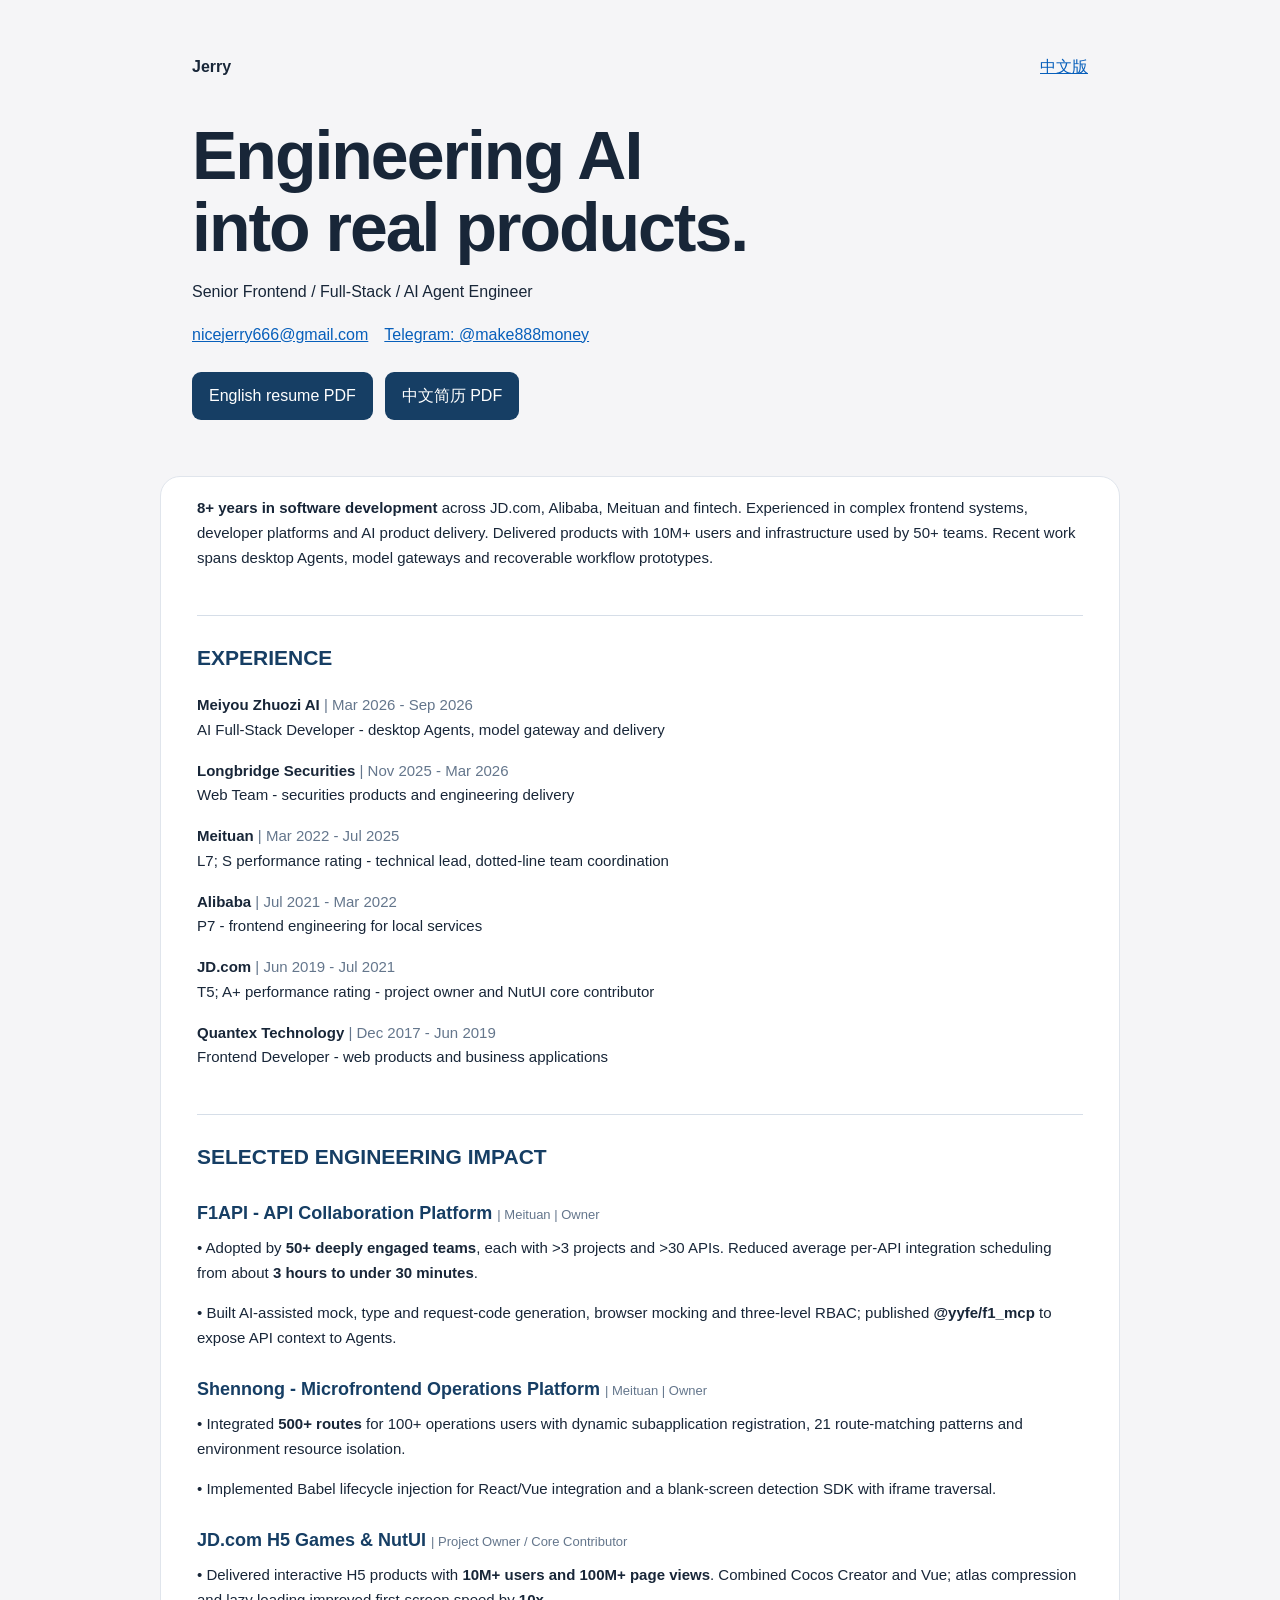
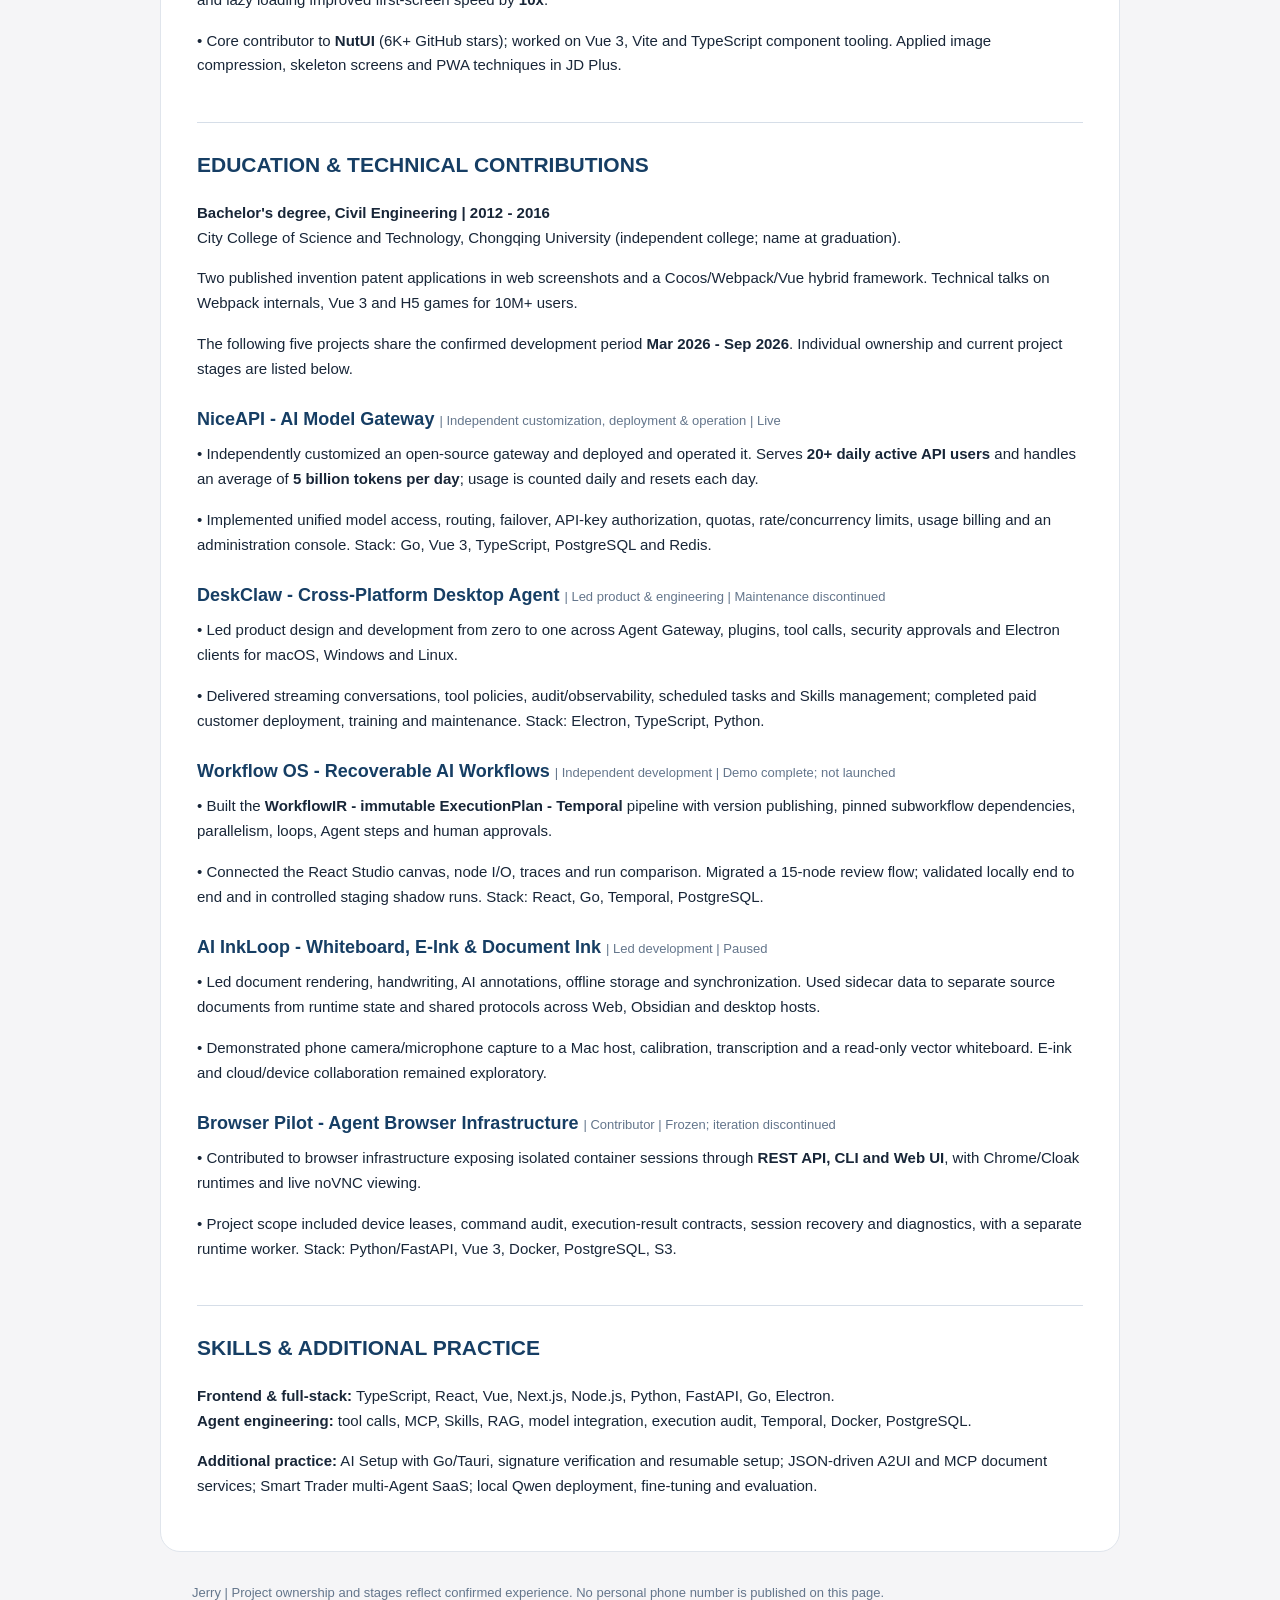
<file: en.html>
<!doctype html><html lang="en"><head><meta charset="utf-8"><meta name="viewport" content="width=device-width,initial-scale=1"><meta name="description" content="Jerry - Senior Frontend, Full-Stack and AI Agent Engineer. Experience at JD.com, Alibaba and Meituan."><title>Jerry | Frontend, Full-Stack &amp; AI Agent Engineer</title><style>*{box-sizing:border-box}body{margin:0;background:#f5f5f7;color:#182638;font-family:-apple-system,BlinkMacSystemFont,"Segoe UI",Arial,sans-serif;line-height:1.65}a{color:#075fbb}header,main,footer{max-width:960px;margin:auto;padding:32px}header{padding-top:54px}nav{display:flex;justify-content:space-between;gap:20px}h1{font-size:clamp(42px,8vw,68px);line-height:1.05;letter-spacing:-2px;margin:40px 0 16px}h2{color:#163e64;font-size:21px;margin:44px 0 18px;border-top:1px solid #d6dee8;padding-top:25px}h3{font-size:18px;color:#163e64;line-height:1.5;margin:25px 0 8px}main{background:white;border:1px solid #e0e5ec;border-radius:20px;padding:10px 36px 36px;margin-bottom:30px}main p{margin:9px 0 16px;font-size:15px}.project-stage{font-weight:400;font-size:13px;color:#64768c}.muted{color:#64768c}.actions{display:flex;flex-wrap:wrap;gap:12px;margin:24px 0}.actions a{padding:11px 17px;border-radius:9px;background:#163e64;color:white;text-decoration:none}.contact{display:flex;flex-wrap:wrap;gap:16px}footer{font-size:13px;color:#64768c;padding-top:0}a:focus-visible{outline:3px solid #0978db;outline-offset:4px}@media(max-width:600px){header,footer{padding:24px}main{margin:0 12px 24px;padding:5px 22px 24px}h1{margin-top:30px}}</style></head><body><header><nav><strong>Jerry</strong><a href="index.html" lang="zh-CN">中文版</a></nav><h1>Engineering AI<br>into real products.</h1><p>Senior Frontend / Full-Stack / AI Agent Engineer</p><div class="contact"><a href="mailto:nicejerry666@gmail.com">nicejerry666@gmail.com</a><a href="https://t.me/make888money">Telegram: @make888money</a></div><div class="actions"><a href="resume-en.pdf" download="Jerry_Resume_EN.pdf">English resume PDF</a><a href="resume.pdf" download="Jerry_Resume_CN.pdf" lang="zh-CN">中文简历 PDF</a></div></header><main><p><b>8+ years in software development</b> across JD.com, Alibaba, Meituan and fintech. Experienced in complex frontend systems, developer platforms and AI product delivery. Delivered products with 10M+ users and infrastructure used by 50+ teams. Recent work spans desktop Agents, model gateways and recoverable workflow prototypes.</p><h2>EXPERIENCE</h2><p><b>Meiyou Zhuozi AI</b> <span class="muted"> | Mar 2026 - Sep 2026</span><br/>AI Full-Stack Developer - desktop Agents, model gateway and delivery</p><p><b>Longbridge Securities</b> <span class="muted"> | Nov 2025 - Mar 2026</span><br/>Web Team - securities products and engineering delivery</p><p><b>Meituan</b> <span class="muted"> | Mar 2022 - Jul 2025</span><br/>L7; S performance rating - technical lead, dotted-line team coordination</p><p><b>Alibaba</b> <span class="muted"> | Jul 2021 - Mar 2022</span><br/>P7 - frontend engineering for local services</p><p><b>JD.com</b> <span class="muted"> | Jun 2019 - Jul 2021</span><br/>T5; A+ performance rating - project owner and NutUI core contributor</p><p><b>Quantex Technology</b> <span class="muted"> | Dec 2017 - Jun 2019</span><br/>Frontend Developer - web products and business applications</p><h2>SELECTED ENGINEERING IMPACT</h2><h3>F1API - API Collaboration Platform <span class="project-stage"> | Meituan | Owner</span></h3><p>&#8226; Adopted by <b>50+ deeply engaged teams</b>, each with &gt;3 projects and &gt;30 APIs. Reduced average per-API integration scheduling from about <b>3 hours to under 30 minutes</b>.</p><p>&#8226; Built AI-assisted mock, type and request-code generation, browser mocking and three-level RBAC; published <b>@yyfe/f1_mcp</b> to expose API context to Agents.</p><h3>Shennong - Microfrontend Operations Platform <span class="project-stage"> | Meituan | Owner</span></h3><p>&#8226; Integrated <b>500+ routes</b> for 100+ operations users with dynamic subapplication registration, 21 route-matching patterns and environment resource isolation.</p><p>&#8226; Implemented Babel lifecycle injection for React/Vue integration and a blank-screen detection SDK with iframe traversal.</p><h3>JD.com H5 Games &amp; NutUI <span class="project-stage"> | Project Owner / Core Contributor</span></h3><p>&#8226; Delivered interactive H5 products with <b>10M+ users and 100M+ page views</b>. Combined Cocos Creator and Vue; atlas compression and lazy loading improved first-screen speed by <b>10x</b>.</p><p>&#8226; Core contributor to <b>NutUI</b> (6K+ GitHub stars); worked on Vue 3, Vite and TypeScript component tooling. Applied image compression, skeleton screens and PWA techniques in JD Plus.</p><h2>EDUCATION &amp; TECHNICAL CONTRIBUTIONS</h2><p><b>Bachelor's degree, Civil Engineering | 2012 - 2016</b><br/>City College of Science and Technology, Chongqing University (independent college; name at graduation).</p><p>Two published invention patent applications in web screenshots and a Cocos/Webpack/Vue hybrid framework. Technical talks on Webpack internals, Vue 3 and H5 games for 10M+ users.</p><p>The following five projects share the confirmed development period <b>Mar 2026 - Sep 2026</b>. Individual ownership and current project stages are listed below.</p><h3>NiceAPI - AI Model Gateway <span class="project-stage"> | Independent customization, deployment & operation | Live</span></h3><p>&#8226; Independently customized an open-source gateway and deployed and operated it. Serves <b>20+ daily active API users</b> and handles an average of <b>5 billion tokens per day</b>; usage is counted daily and resets each day.</p><p>&#8226; Implemented unified model access, routing, failover, API-key authorization, quotas, rate/concurrency limits, usage billing and an administration console. Stack: Go, Vue 3, TypeScript, PostgreSQL and Redis.</p><h3>DeskClaw - Cross-Platform Desktop Agent <span class="project-stage"> | Led product & engineering | Maintenance discontinued</span></h3><p>&#8226; Led product design and development from zero to one across Agent Gateway, plugins, tool calls, security approvals and Electron clients for macOS, Windows and Linux.</p><p>&#8226; Delivered streaming conversations, tool policies, audit/observability, scheduled tasks and Skills management; completed paid customer deployment, training and maintenance. Stack: Electron, TypeScript, Python.</p><h3>Workflow OS - Recoverable AI Workflows <span class="project-stage"> | Independent development | Demo complete; not launched</span></h3><p>&#8226; Built the <b>WorkflowIR - immutable ExecutionPlan - Temporal</b> pipeline with version publishing, pinned subworkflow dependencies, parallelism, loops, Agent steps and human approvals.</p><p>&#8226; Connected the React Studio canvas, node I/O, traces and run comparison. Migrated a 15-node review flow; validated locally end to end and in controlled staging shadow runs. Stack: React, Go, Temporal, PostgreSQL.</p><h3>AI InkLoop - Whiteboard, E-Ink & Document Ink <span class="project-stage"> | Led development | Paused</span></h3><p>&#8226; Led document rendering, handwriting, AI annotations, offline storage and synchronization. Used sidecar data to separate source documents from runtime state and shared protocols across Web, Obsidian and desktop hosts.</p><p>&#8226; Demonstrated phone camera/microphone capture to a Mac host, calibration, transcription and a read-only vector whiteboard. E-ink and cloud/device collaboration remained exploratory.</p><h3>Browser Pilot - Agent Browser Infrastructure <span class="project-stage"> | Contributor | Frozen; iteration discontinued</span></h3><p>&#8226; Contributed to browser infrastructure exposing isolated container sessions through <b>REST API, CLI and Web UI</b>, with Chrome/Cloak runtimes and live noVNC viewing.</p><p>&#8226; Project scope included device leases, command audit, execution-result contracts, session recovery and diagnostics, with a separate runtime worker. Stack: Python/FastAPI, Vue 3, Docker, PostgreSQL, S3.</p><h2>SKILLS &amp; ADDITIONAL PRACTICE</h2><p><b>Frontend &amp; full-stack:</b> TypeScript, React, Vue, Next.js, Node.js, Python, FastAPI, Go, Electron.<br/><b>Agent engineering:</b> tool calls, MCP, Skills, RAG, model integration, execution audit, Temporal, Docker, PostgreSQL.</p><p><b>Additional practice:</b> AI Setup with Go/Tauri, signature verification and resumable setup; JSON-driven A2UI and MCP document services; Smart Trader multi-Agent SaaS; local Qwen deployment, fine-tuning and evaluation.</p></main><footer>Jerry | Project ownership and stages reflect confirmed experience. No personal phone number is published on this page.</footer></body></html>
</file>
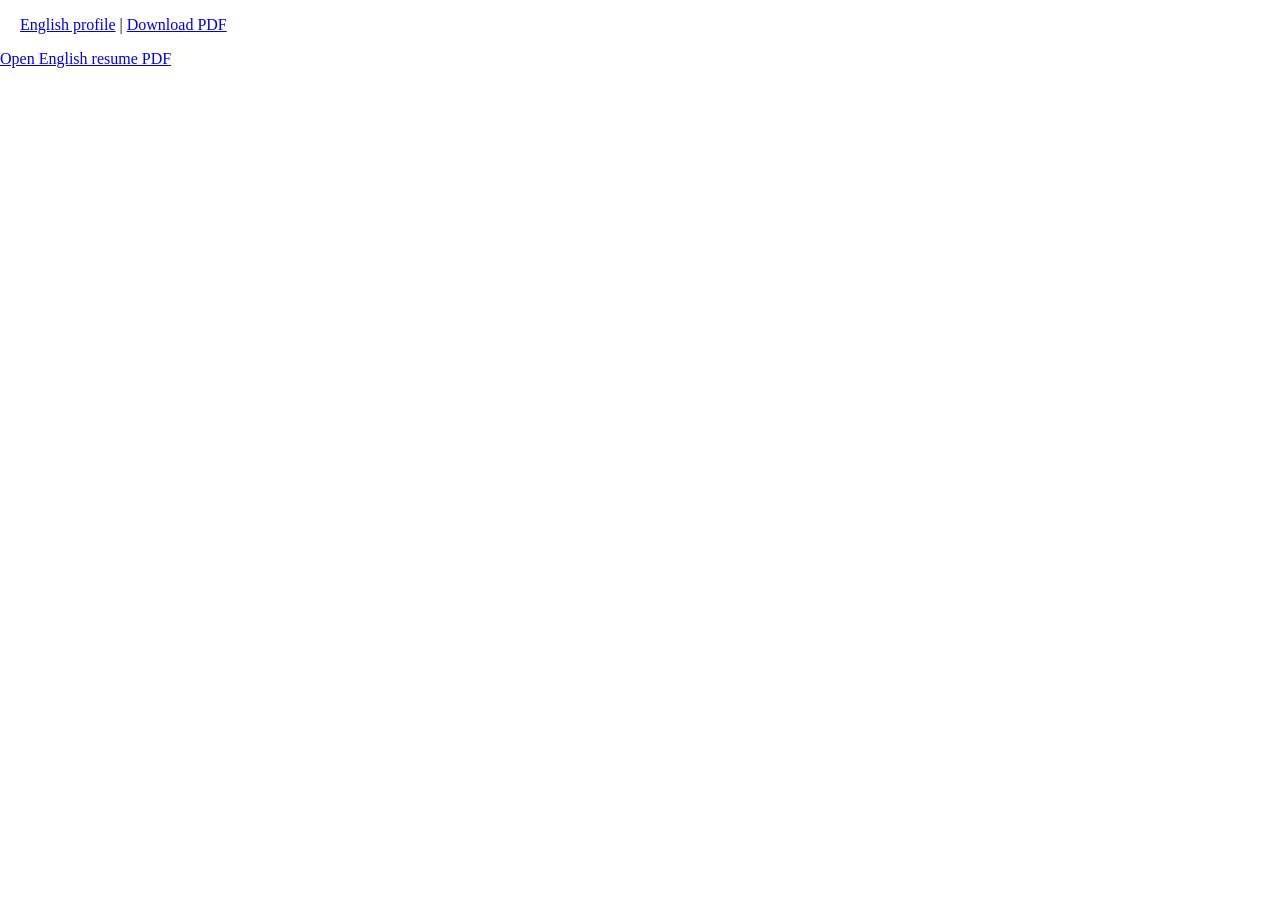
<file: resume-en.html>
<!doctype html><html lang="en"><meta charset="utf-8"><meta name="viewport" content="width=device-width,initial-scale=1"><title>Jerry | English resume</title><body style="margin:0"><p style="padding:0 20px"><a href="en.html">English profile</a> | <a href="resume-en.pdf" download="Jerry_Resume_EN.pdf">Download PDF</a></p><object data="resume-en.pdf" type="application/pdf" style="width:100%;height:calc(100vh - 55px)"><a href="resume-en.pdf">Open English resume PDF</a></object></body></html>
</file>
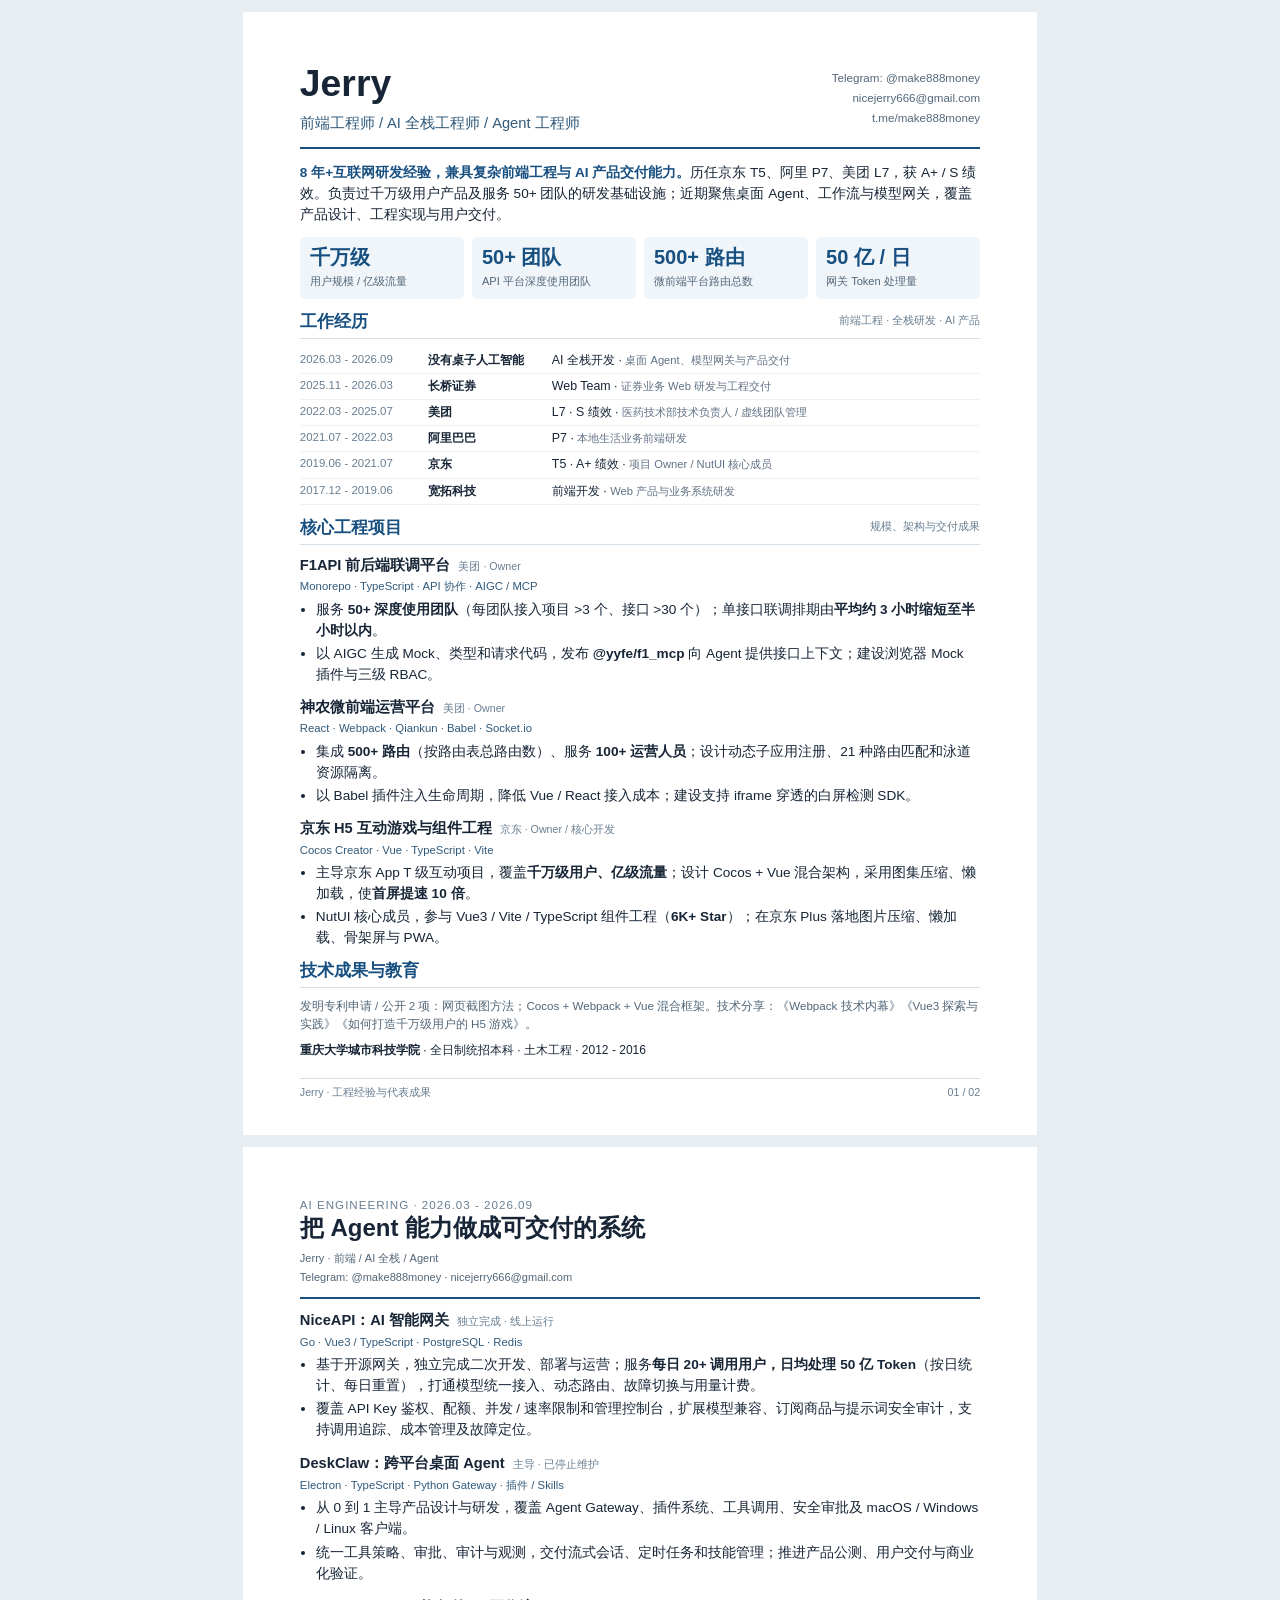
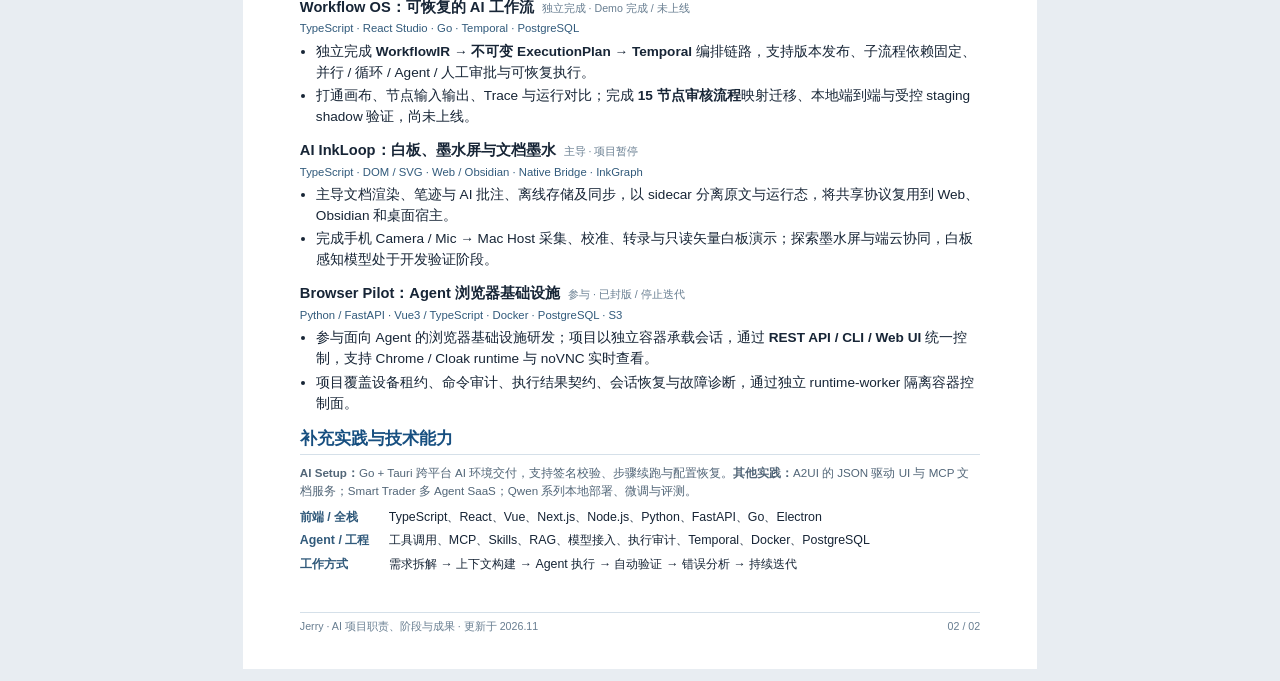
<file: resume-print.html>
<!doctype html><html lang="zh-CN"><head><meta charset="utf-8"><meta name="viewport" content="width=device-width,initial-scale=1"><title>Jerry | 中文投递简历</title><style>
@page{size:A4;margin:0}*{box-sizing:border-box}body{margin:0;background:#e8edf2;color:#172536;font-family:-apple-system,BlinkMacSystemFont,"PingFang SC","Microsoft YaHei",sans-serif;font-size:10.2pt;line-height:1.55}a{color:inherit;text-decoration:none}.page{width:210mm;height:297mm;padding:13mm 15mm 12mm;background:white;position:relative;margin:12px auto;overflow:hidden}header{display:flex;justify-content:space-between;align-items:center;border-bottom:2px solid #174f80;padding-bottom:12px}.identity{display:flex;align-items:center;gap:15px}.portrait{width:62px;height:62px;border-radius:50%;object-fit:cover}h1{font-size:28pt;line-height:1.2;margin:0 0 6px}header p{margin:0;color:#315a7b;font-size:11pt}.contacts{text-align:right;font-size:8.7pt;line-height:1.7;color:#526678}.summary{margin:13px 0 11px}.summary strong{color:#174f80}.metrics{display:grid;grid-template-columns:repeat(4,1fr);gap:8px;margin:12px 0}.metric{padding:8px 10px;border-radius:5px;background:#f0f5fa}.metric b{display:block;font-size:15pt;color:#174f80;line-height:1.25}.metric span{font-size:8.3pt;color:#526678}h2{font-size:12.5pt;color:#174f80;border-bottom:1px solid #d5e0e9;padding-bottom:5px;margin:12px 0 9px;line-height:1.3}h2 span{font-size:8pt;font-weight:400;float:right;color:#687e91;padding-top:3px}.career{width:100%;border-collapse:collapse;font-size:9.3pt}.career td{padding:3px 0;vertical-align:top;border-bottom:1px solid #eef2f6}.career td:first-child{width:128px;color:#687e91;font-size:8.6pt}.career td:nth-child(2){width:124px;font-weight:600}.career small{font-size:8.4pt;color:#617184}.project{margin:10px 0 12px;break-inside:avoid}.project h3{font-size:11pt;margin:0 0 3px;line-height:1.4}.tag{font-size:8pt;font-weight:400;color:#687e91;margin-left:8px}.stack{font-size:8.5pt;color:#315a7b;margin:1px 0 3px}ul{padding-left:16px;margin:3px 0 0}li{margin:2px 0}.note{font-size:8.7pt;color:#526678;margin:8px 0}.compact{margin-top:8px}.compact p{margin:3px 0}.footer{position:absolute;bottom:9mm;left:15mm;right:15mm;border-top:1px solid #d5e0e9;padding-top:5px;font-size:8pt;color:#687e91;display:flex;justify-content:space-between}.p2 header{padding-bottom:10px}.p2 h1{font-size:18pt}.p2 .project{margin:11px 0 13px}.p2 h2{margin-top:14px}.skillrow{display:flex;gap:10px;margin:4px 0;font-size:9.3pt}.skillrow b{min-width:79px;color:#315a7b}.label{font-size:8.7pt;letter-spacing:1px;color:#687e91}.education{font-size:9pt;margin:5px 0}@media print{body{background:white}.page{margin:0;break-after:page}.page:last-child{break-after:auto}}.p2 header{display:block}.p2 header .contacts{text-align:left;margin-top:7px;font-size:8.3pt}</style></head><body>
<section class="page"><header><div class="identity"><div><h1>Jerry</h1><p>前端工程师 / AI 全栈工程师 / Agent 工程师</p></div></div><div class="contacts">Telegram: @make888money<br>nicejerry666@gmail.com<br><a href="https://t.me/make888money">t.me/make888money</a><br></div></header>
<p class="summary"><strong>8 年+互联网研发经验，兼具复杂前端工程与 AI 产品交付能力。</strong>历任京东 T5、阿里 P7、美团 L7，获 A+ / S 绩效。负责过千万级用户产品及服务 50+ 团队的研发基础设施；近期聚焦桌面 Agent、工作流与模型网关，覆盖产品设计、工程实现与用户交付。</p>
<div class="metrics"><div class="metric"><b>千万级</b><span>用户规模 / 亿级流量</span></div><div class="metric"><b>50+ 团队</b><span>API 平台深度使用团队</span></div><div class="metric"><b>500+ 路由</b><span>微前端平台路由总数</span></div><div class="metric"><b>50 亿 / 日</b><span>网关 Token 处理量</span></div></div>
<h2>工作经历 <span>前端工程 · 全栈研发 · AI 产品</span></h2><table class="career"><tr><td>2026.03 - 2026.09</td><td>没有桌子人工智能</td><td>AI 全栈开发 · <small>桌面 Agent、模型网关与产品交付</small></td></tr><tr><td>2025.11 - 2026.03</td><td>长桥证券</td><td>Web Team · <small>证券业务 Web 研发与工程交付</small></td></tr><tr><td>2022.03 - 2025.07</td><td>美团</td><td>L7 · S 绩效 · <small>医药技术部技术负责人 / 虚线团队管理</small></td></tr><tr><td>2021.07 - 2022.03</td><td>阿里巴巴</td><td>P7 · <small>本地生活业务前端研发</small></td></tr><tr><td>2019.06 - 2021.07</td><td>京东</td><td>T5 · A+ 绩效 · <small>项目 Owner / NutUI 核心成员</small></td></tr><tr><td>2017.12 - 2019.06</td><td>宽拓科技</td><td>前端开发 · <small>Web 产品与业务系统研发</small></td></tr></table>
<h2>核心工程项目 <span>规模、架构与交付成果</span></h2><article class="project"><h3>F1API 前后端联调平台<span class="tag">美团 · Owner</span></h3><p class="stack">Monorepo · TypeScript · API 协作 · AIGC / MCP</p><ul><li>服务 <b>50+ 深度使用团队</b>（每团队接入项目 >3 个、接口 >30 个）；单接口联调排期由<b>平均约 3 小时缩短至半小时以内</b>。</li><li>以 AIGC 生成 Mock、类型和请求代码，发布 <b>@yyfe/f1_mcp</b> 向 Agent 提供接口上下文；建设浏览器 Mock 插件与三级 RBAC。</li></ul></article><article class="project"><h3>神农微前端运营平台<span class="tag">美团 · Owner</span></h3><p class="stack">React · Webpack · Qiankun · Babel · Socket.io</p><ul><li>集成 <b>500+ 路由</b>（按路由表总路由数）、服务 <b>100+ 运营人员</b>；设计动态子应用注册、21 种路由匹配和泳道资源隔离。</li><li>以 Babel 插件注入生命周期，降低 Vue / React 接入成本；建设支持 iframe 穿透的白屏检测 SDK。</li></ul></article><article class="project"><h3>京东 H5 互动游戏与组件工程<span class="tag">京东 · Owner / 核心开发</span></h3><p class="stack">Cocos Creator · Vue · TypeScript · Vite</p><ul><li>主导京东 App T 级互动项目，覆盖<b>千万级用户、亿级流量</b>；设计 Cocos + Vue 混合架构，采用图集压缩、懒加载，使<b>首屏提速 10 倍</b>。</li><li>NutUI 核心成员，参与 Vue3 / Vite / TypeScript 组件工程（<b>6K+ Star</b>）；在京东 Plus 落地图片压缩、懒加载、骨架屏与 PWA。</li></ul></article>
<h2>技术成果与教育</h2><p class="note">发明专利申请 / 公开 2 项：网页截图方法；Cocos + Webpack + Vue 混合框架。技术分享：《Webpack 技术内幕》《Vue3 探索与实践》《如何打造千万级用户的 H5 游戏》。</p><p class="education"><b>重庆大学城市科技学院</b> · 全日制统招本科 · 土木工程 · 2012 - 2016</p>
<footer class="footer"><span>Jerry · 工程经验与代表成果</span><span>01 / 02</span></footer></section>
<section class="page p2"><header><div><div class="label">AI ENGINEERING · 2026.03 - 2026.09</div><h1>把 Agent 能力做成可交付的系统</h1></div><div class="contacts">Jerry · 前端 / AI 全栈 / Agent<br>Telegram: @make888money · nicejerry666@gmail.com</div></header>
<article class="project"><h3>NiceAPI：AI 智能网关<span class="tag">独立完成 · 线上运行</span></h3><p class="stack">Go · Vue3 / TypeScript · PostgreSQL · Redis</p><ul><li>基于开源网关，独立完成二次开发、部署与运营；服务<b>每日 20+ 调用用户，日均处理 50 亿 Token</b>（按日统计、每日重置），打通模型统一接入、动态路由、故障切换与用量计费。</li><li>覆盖 API Key 鉴权、配额、并发 / 速率限制和管理控制台，扩展模型兼容、订阅商品与提示词安全审计，支持调用追踪、成本管理及故障定位。</li></ul></article><article class="project"><h3>DeskClaw：跨平台桌面 Agent<span class="tag">主导 · 已停止维护</span></h3><p class="stack">Electron · TypeScript · Python Gateway · 插件 / Skills</p><ul><li>从 0 到 1 主导产品设计与研发，覆盖 Agent Gateway、插件系统、工具调用、安全审批及 macOS / Windows / Linux 客户端。</li><li>统一工具策略、审批、审计与观测，交付流式会话、定时任务和技能管理；推进产品公测、用户交付与商业化验证。</li></ul></article><article class="project"><h3>Workflow OS：可恢复的 AI 工作流<span class="tag">独立完成 · Demo 完成 / 未上线</span></h3><p class="stack">TypeScript · React Studio · Go · Temporal · PostgreSQL</p><ul><li>独立完成 <b>WorkflowIR → 不可变 ExecutionPlan → Temporal</b> 编排链路，支持版本发布、子流程依赖固定、并行 / 循环 / Agent / 人工审批与可恢复执行。</li><li>打通画布、节点输入输出、Trace 与运行对比；完成 <b>15 节点审核流程</b>映射迁移、本地端到端与受控 staging shadow 验证，尚未上线。</li></ul></article><article class="project"><h3>AI InkLoop：白板、墨水屏与文档墨水<span class="tag">主导 · 项目暂停</span></h3><p class="stack">TypeScript · DOM / SVG · Web / Obsidian · Native Bridge · InkGraph</p><ul><li>主导文档渲染、笔迹与 AI 批注、离线存储及同步，以 sidecar 分离原文与运行态，将共享协议复用到 Web、Obsidian 和桌面宿主。</li><li>完成手机 Camera / Mic → Mac Host 采集、校准、转录与只读矢量白板演示；探索墨水屏与端云协同，白板感知模型处于开发验证阶段。</li></ul></article><article class="project"><h3>Browser Pilot：Agent 浏览器基础设施<span class="tag">参与 · 已封版 / 停止迭代</span></h3><p class="stack">Python / FastAPI · Vue3 / TypeScript · Docker · PostgreSQL · S3</p><ul><li>参与面向 Agent 的浏览器基础设施研发；项目以独立容器承载会话，通过 <b>REST API / CLI / Web UI</b> 统一控制，支持 Chrome / Cloak runtime 与 noVNC 实时查看。</li><li>项目覆盖设备租约、命令审计、执行结果契约、会话恢复与故障诊断，通过独立 runtime-worker 隔离容器控制面。</li></ul></article>
<h2>补充实践与技术能力</h2><p class="note"><b>AI Setup：</b>Go + Tauri 跨平台 AI 环境交付，支持签名校验、步骤续跑与配置恢复。<b>其他实践：</b>A2UI 的 JSON 驱动 UI 与 MCP 文档服务；Smart Trader 多 Agent SaaS；Qwen 系列本地部署、微调与评测。</p>
<div class="skillrow"><b>前端 / 全栈</b><span>TypeScript、React、Vue、Next.js、Node.js、Python、FastAPI、Go、Electron</span></div><div class="skillrow"><b>Agent / 工程</b><span>工具调用、MCP、Skills、RAG、模型接入、执行审计、Temporal、Docker、PostgreSQL</span></div><div class="skillrow"><b>工作方式</b><span>需求拆解 → 上下文构建 → Agent 执行 → 自动验证 → 错误分析 → 持续迭代</span></div>
<footer class="footer"><span>Jerry · AI 项目职责、阶段与成果 · 更新于 2026.11</span><span>02 / 02</span></footer></section></body></html>
</file>
<file: styles.css>
:root {
  --white: #fff;
  --paper: #f5f5f7;
  --paper-deep: #ececf0;
  --ink: #1d1d1f;
  --ink-soft: #515154;
  --muted: #86868b;
  --line: rgba(29, 29, 31, 0.12);
  --blue: #0071e3;
  --blue-bright: #2997ff;
  --dark: #101012;
  --dark-soft: #1c1c1e;
  --shell: 1120px;
  --radius: 30px;
  --font: -apple-system, BlinkMacSystemFont, "SF Pro Display", "SF Pro Text", "PingFang SC", "Hiragino Sans GB", "Microsoft YaHei", sans-serif;
}

*,
*::before,
*::after {
  box-sizing: border-box;
}

html {
  scroll-behavior: smooth;
  scroll-padding-top: 84px;
}

body {
  margin: 0;
  background: var(--paper);
  color: var(--ink);
  font-family: var(--font);
  font-size: 17px;
  line-height: 1.65;
  -webkit-font-smoothing: antialiased;
  text-rendering: optimizeLegibility;
}

p,
li {
  line-break: strict;
  overflow-wrap: break-word;
  text-wrap: pretty;
}

h1,
h2,
h3,
.proof-item strong {
  line-break: strict;
  text-wrap: balance;
}

a {
  color: inherit;
}

button,
a {
  -webkit-tap-highlight-color: transparent;
}

:focus-visible {
  outline: 3px solid rgba(0, 113, 227, 0.52);
  outline-offset: 4px;
  border-radius: 8px;
}

::selection {
  background: rgba(0, 113, 227, 0.18);
}

.nowrap {
  white-space: nowrap;
}

.skip-link {
  position: fixed;
  z-index: 1000;
  top: 12px;
  left: 12px;
  padding: 10px 16px;
  border-radius: 999px;
  background: var(--ink);
  color: var(--white);
  text-decoration: none;
  transform: translateY(-160%);
  transition: transform 180ms ease;
}

.skip-link:focus {
  transform: translateY(0);
}

.shell {
  width: min(calc(100% - 48px), var(--shell));
  margin-inline: auto;
}

.site-header {
  position: sticky;
  z-index: 100;
  top: 0;
  border-bottom: 1px solid rgba(29, 29, 31, 0.08);
  background: rgba(245, 245, 247, 0.82);
  -webkit-backdrop-filter: saturate(180%) blur(22px);
  backdrop-filter: saturate(180%) blur(22px);
}

.nav {
  display: flex;
  min-height: 64px;
  align-items: center;
  justify-content: space-between;
  gap: 32px;
  font-size: 13px;
  font-weight: 600;
  letter-spacing: -0.01em;
}

.brand,
.nav-links,
.nav-contact {
  display: flex;
  align-items: center;
}

.brand {
  gap: 9px;
  font-size: 15px;
  text-decoration: none;
}

.brand-avatar {
  display: block;
  width: 36px;
  height: 36px;
  flex: 0 0 36px;
  overflow: hidden;
  border: 1px solid rgba(29, 29, 31, 0.1);
  border-radius: 50%;
  box-shadow: 0 1px 4px rgba(0, 0, 0, 0.12);
}

.brand-avatar img {
  display: block;
  width: 100%;
  height: 100%;
  object-fit: cover;
  transform: scale(2.55);
  transform-origin: 58% 39%;
}

.nav-links {
  gap: 32px;
}

.nav-links a,
.nav-contact {
  color: var(--ink-soft);
  text-decoration: none;
  transition: color 160ms ease;
}

.nav-links a:hover,
.nav-contact:hover {
  color: var(--blue);
}

.nav-contact {
  gap: 6px;
}

.hero {
  min-height: calc(100vh - 64px);
  min-height: calc(100svh - 64px);
  padding-block: clamp(90px, 13vh, 150px) 48px;
}

.hero-kicker {
  display: flex;
  align-items: center;
  gap: 10px;
  margin-bottom: 30px;
  color: var(--ink-soft);
  font-size: 13px;
  font-weight: 650;
  letter-spacing: 0.08em;
  text-transform: uppercase;
}

.status-dot {
  width: 8px;
  height: 8px;
  border-radius: 50%;
  background: #34c759;
  box-shadow: 0 0 0 5px rgba(52, 199, 89, 0.12);
}

.hero h1,
.section-heading h2,
.intro-grid h2,
.principles-grid h2,
.contact-section h2 {
  margin: 0;
  font-weight: 700;
  letter-spacing: -0.055em;
  line-height: 1.05;
}

.hero h1 {
  max-width: var(--shell);
  font-size: clamp(58px, 8vw, 100px);
  text-wrap: normal;
}

.hero h1 > span {
  display: block;
  color: var(--muted);
}

.hero-intro {
  max-width: 800px;
  margin: 44px 0 0;
  color: var(--ink-soft);
  font-size: clamp(20px, 2.25vw, 28px);
  font-weight: 500;
  letter-spacing: -0.025em;
  line-height: 1.55;
}

.hero-actions,
.contact-actions {
  display: flex;
  align-items: center;
  flex-wrap: wrap;
  gap: 14px;
}

.hero-actions {
  margin-top: 42px;
}

.button {
  display: inline-flex;
  min-height: 48px;
  align-items: center;
  justify-content: center;
  gap: 8px;
  padding: 0 22px;
  border: 1px solid transparent;
  border-radius: 999px;
  font-size: 15px;
  font-weight: 600;
  letter-spacing: -0.01em;
  text-decoration: none;
  transition: transform 180ms ease, background 180ms ease, border-color 180ms ease;
}

.button:hover {
  transform: translateY(-2px);
}

.button-primary {
  background: var(--blue);
  color: var(--white);
}

.button-primary:hover {
  background: #0077ed;
}

.button-secondary {
  border-color: var(--line);
  background: rgba(255, 255, 255, 0.72);
}

.button-secondary:hover {
  border-color: rgba(29, 29, 31, 0.22);
  background: var(--white);
}

.text-link,
.source-link {
  color: var(--blue);
  font-size: 15px;
  font-weight: 550;
  text-decoration: none;
}

.text-link {
  padding: 12px;
}

.text-link:hover,
.source-link:hover {
  text-decoration: underline;
  text-underline-offset: 4px;
}

.proof-strip {
  display: grid;
  grid-template-columns: 0.72fr 1.5fr 0.75fr 0.7fr;
  margin-top: clamp(80px, 12vh, 140px);
  border-top: 1px solid var(--line);
}

.proof-item {
  display: flex;
  min-height: 108px;
  flex-direction: column;
  justify-content: center;
  padding: 18px 22px;
  border-right: 1px solid var(--line);
}

.proof-item:first-child {
  padding-left: 0;
}

.proof-item:last-child {
  border-right: 0;
}

.proof-item strong {
  font-size: clamp(19px, 2vw, 25px);
  letter-spacing: -0.035em;
  line-height: 1.2;
}

.proof-item span {
  margin-top: 7px;
  color: var(--muted);
  font-size: 13px;
}

.section {
  padding-block: clamp(100px, 13vw, 168px);
}

.section-dark {
  overflow: hidden;
  border-radius: var(--radius) var(--radius) 0 0;
  background: var(--dark);
  color: var(--white);
}

.section-heading {
  display: grid;
  grid-template-columns: 1.7fr 0.8fr;
  align-items: end;
  gap: 64px;
  margin-bottom: 72px;
}

.section-heading h2,
.intro-grid h2,
.principles-grid h2 {
  font-size: clamp(44px, 5.6vw, 76px);
}

.section-heading > p {
  margin: 0 0 5px;
  color: var(--ink-soft);
  font-size: 18px;
  line-height: 1.7;
}

.section-heading.light {
  align-items: start;
  grid-template-columns: 1.55fr 0.65fr;
}

.section-heading.light .eyebrow {
  grid-column: 1 / -1;
  margin-bottom: -36px;
  color: var(--blue-bright);
}

.section-heading.light > p:last-child {
  color: #a1a1a6;
}

.eyebrow {
  margin: 0;
  color: var(--blue);
  font-size: 12px;
  font-weight: 700;
  letter-spacing: 0.13em;
}

.capability-list {
  border-top: 1px solid rgba(255, 255, 255, 0.16);
}

.capability {
  display: grid;
  grid-template-columns: 110px 1fr;
  gap: 38px;
  padding: 42px 0;
  border-bottom: 1px solid rgba(255, 255, 255, 0.16);
}

.capability-number,
.project-index {
  color: var(--blue-bright);
  font-size: 13px;
  font-weight: 650;
  letter-spacing: 0.06em;
}

.capability > div {
  display: grid;
  grid-template-columns: 0.8fr 1fr;
  gap: 64px;
}

.capability h3 {
  margin: 0;
  font-size: clamp(25px, 3vw, 36px);
  font-weight: 600;
  letter-spacing: -0.035em;
  line-height: 1.2;
}

.capability p {
  margin: 0;
  color: #a1a1a6;
}

.section-label {
  display: flex;
  align-items: center;
  gap: 14px;
  margin-bottom: 64px;
  color: var(--muted);
  font-size: 13px;
  font-weight: 650;
  letter-spacing: 0.08em;
  text-transform: uppercase;
}

.section-label span {
  display: grid;
  width: 30px;
  height: 30px;
  place-items: center;
  border: 1px solid var(--line);
  border-radius: 50%;
  color: var(--ink);
  font-size: 11px;
}

.intro-grid,
.principles-grid {
  display: grid;
  grid-template-columns: 0.95fr 1.05fr;
  gap: clamp(64px, 10vw, 150px);
  align-items: start;
}

.intro-grid h2,
.principles-grid h2 {
  position: sticky;
  top: 108px;
}

.prose {
  color: var(--ink-soft);
  font-size: 18px;
  line-height: 1.85;
}

.prose > p {
  margin: 0 0 28px;
}

.quote {
  margin: 50px 0;
  padding: 34px 0 34px 32px;
  border-left: 3px solid var(--blue);
}

.quote p {
  margin: 0;
  color: var(--ink);
  font-size: clamp(24px, 2.7vw, 34px);
  font-weight: 600;
  letter-spacing: -0.035em;
  line-height: 1.5;
}

.prose .fine-print {
  margin-bottom: 0;
  color: var(--muted);
  font-size: 15px;
}

.building-section,
.experience-section {
  background: var(--white);
}

.legacy-section {
  background: var(--paper);
}

.project-list {
  border-top: 1px solid var(--line);
}

.project-feature {
  display: grid;
  grid-template-columns: 110px 1fr;
  gap: 38px;
  padding: 70px 0;
  border-bottom: 1px solid var(--line);
}

.project-copy {
  max-width: 820px;
}

.project-tag {
  margin: 0 0 15px;
  color: var(--blue);
  font-size: 11px;
  font-weight: 700;
  letter-spacing: 0.13em;
}

.project-copy h3 {
  margin: 0 0 26px;
  font-size: clamp(30px, 4vw, 50px);
  font-weight: 650;
  letter-spacing: -0.045em;
  line-height: 1.15;
}

.project-copy > p:not(.project-tag) {
  max-width: 760px;
  margin: 0 0 20px;
  color: var(--ink-soft);
  font-size: 18px;
  line-height: 1.75;
}

.inline-list {
  display: flex;
  flex-wrap: wrap;
  gap: 8px;
  margin: 30px 0;
  padding: 0;
  list-style: none;
}

.inline-list li {
  padding: 7px 13px;
  border-radius: 999px;
  background: var(--paper);
  color: var(--ink-soft);
  font-size: 13px;
  font-weight: 550;
}

.project-copy .project-goal {
  margin-top: 30px;
  padding: 22px 24px;
  border-radius: 16px;
  background: var(--paper);
  font-size: 15px;
}

.project-goal strong {
  margin-right: 10px;
  color: var(--ink);
}

.detail-columns {
  display: grid;
  grid-template-columns: 1fr 1fr;
  gap: 16px 48px;
  margin: 30px 0;
}

.detail-columns ul,
.achievement ul {
  margin: 0;
  padding: 0;
  list-style: none;
}

.detail-columns li,
.achievement li {
  position: relative;
  padding: 9px 0 9px 18px;
  color: var(--ink-soft);
  font-size: 15px;
}

.detail-columns li::before,
.achievement li::before {
  position: absolute;
  top: 9px;
  left: 0;
  color: var(--blue);
  content: "•";
}

.source-link {
  display: inline-block;
  margin-top: 8px;
}

.loop-flow {
  display: flex;
  flex-wrap: wrap;
  align-items: center;
  gap: 9px;
  margin: 30px 0;
}

.loop-flow span {
  padding: 7px 12px;
  border: 1px solid var(--line);
  border-radius: 9px;
  background: var(--paper);
  font-size: 13px;
  font-weight: 550;
}

.loop-flow i {
  color: var(--muted);
  font-size: 13px;
  font-style: normal;
}

.legacy-list {
  border-top: 1px solid var(--line);
}

.legacy-project {
  display: grid;
  grid-template-columns: 0.45fr 1fr 1.2fr;
  gap: 42px;
  align-items: start;
  padding: 52px 0;
  border-bottom: 1px solid var(--line);
}

.legacy-meta p,
.legacy-meta span,
.legacy-summary h3,
.legacy-summary p {
  margin: 0;
}

.legacy-meta p {
  color: var(--blue);
  font-size: 11px;
  font-weight: 700;
  letter-spacing: 0.08em;
}

.legacy-meta span {
  display: block;
  margin-top: 8px;
  color: var(--muted);
  font-size: 13px;
  font-variant-numeric: tabular-nums;
}

.legacy-summary h3 {
  font-size: clamp(24px, 2.5vw, 34px);
  font-weight: 650;
  letter-spacing: -0.04em;
  line-height: 1.2;
  transition: color 180ms ease;
}

.legacy-project:hover .legacy-summary h3 {
  color: var(--blue);
}

.legacy-summary > p {
  margin-top: 16px;
  color: var(--ink-soft);
  font-size: 16px;
  line-height: 1.7;
}

.legacy-summary strong,
.legacy-details strong {
  color: var(--ink);
  font-weight: 650;
}

.legacy-stack {
  margin-top: 18px;
  color: var(--muted);
  font-size: 12px;
  font-weight: 550;
}

.legacy-details {
  margin: 0;
  padding: 0;
  list-style: none;
}

.legacy-details li {
  position: relative;
  padding: 0 0 13px 18px;
  color: var(--ink-soft);
  font-size: 15px;
  line-height: 1.65;
}

.legacy-details li:last-child {
  padding-bottom: 0;
}

.legacy-details li::before {
  position: absolute;
  top: 0;
  left: 0;
  color: var(--blue);
  content: "•";
}

.compact-heading {
  display: block;
  max-width: 760px;
}

.tool-rows {
  border-top: 1px solid var(--line);
}

.tool-row {
  display: grid;
  grid-template-columns: 0.6fr 0.9fr 1.5fr;
  align-items: baseline;
  gap: 32px;
  padding: 30px 0;
  border-bottom: 1px solid var(--line);
}

.tool-row p,
.tool-row h3,
.tool-row span {
  margin: 0;
}

.tool-row p {
  color: var(--muted);
  font-size: 13px;
  font-weight: 650;
}

.tool-row h3 {
  font-size: 19px;
  letter-spacing: -0.025em;
}

.tool-row span {
  color: var(--ink-soft);
  font-size: 15px;
}

.career {
  margin-top: 20px;
  border-top: 1px solid var(--line);
}

.career-item {
  display: grid;
  grid-template-columns: 0.55fr 1.45fr;
  gap: 48px;
  padding: 30px 0;
  border-bottom: 1px solid var(--line);
}

.career-item time {
  color: var(--muted);
  font-size: 14px;
  font-variant-numeric: tabular-nums;
}

.career-item h3,
.career-item p {
  margin: 0;
}

.career-item h3 {
  font-size: 22px;
  letter-spacing: -0.025em;
}

.career-item p {
  margin-top: 4px;
  color: var(--ink-soft);
  font-size: 15px;
}

.featured-career h3::after {
  display: inline-block;
  margin-left: 9px;
  color: var(--blue);
  content: "●";
  font-size: 8px;
  vertical-align: middle;
}

.outcomes {
  display: grid;
  grid-template-columns: repeat(4, 1fr);
  margin: 96px 0;
  padding: 52px 0;
  border-block: 1px solid var(--line);
}

.outcomes div {
  display: flex;
  flex-direction: column;
  padding: 0 26px;
  border-right: 1px solid var(--line);
}

.outcomes div:first-child {
  padding-left: 0;
}

.outcomes div:last-child {
  border-right: 0;
}

.outcomes strong {
  font-size: clamp(32px, 4vw, 50px);
  letter-spacing: -0.05em;
  line-height: 1.1;
}

.outcomes span {
  margin-top: 10px;
  color: var(--muted);
  font-size: 13px;
}

.achievement-columns {
  display: grid;
  grid-template-columns: 1fr 1fr;
  gap: 64px;
}

.achievement {
  padding-top: 24px;
  border-top: 3px solid var(--ink);
}

.achievement h3 {
  margin: 18px 0 18px;
  font-size: 26px;
  letter-spacing: -0.035em;
}

.education {
  display: grid;
  grid-template-columns: 0.5fr 1.5fr;
  gap: 48px;
  margin-top: 96px;
  padding-top: 34px;
  border-top: 1px solid var(--line);
}

.education h3,
.education div p {
  margin: 0;
}

.education h3 {
  font-size: 22px;
  letter-spacing: -0.025em;
}

.education div p {
  margin-top: 4px;
  color: var(--muted);
  font-size: 15px;
}

.principles {
  color: var(--ink-soft);
  font-size: 19px;
  line-height: 1.8;
}

.principles p {
  margin: 0;
  padding: 0 0 30px;
}

.contact-section {
  padding-block: clamp(100px, 14vw, 170px);
  border-radius: var(--radius) var(--radius) 0 0;
  background: var(--blue);
  color: var(--white);
}

.contact-section .eyebrow {
  color: rgba(255, 255, 255, 0.7);
}

.contact-section h2 {
  max-width: 850px;
  margin-top: 30px;
  font-size: clamp(48px, 7vw, 88px);
}

.contact-actions {
  margin-top: 50px;
}

.button-white {
  background: var(--white);
  color: var(--blue);
}

.button-white:hover {
  background: #f5f5f7;
}

.contact-phone {
  padding: 12px 18px;
  color: var(--white);
  font-size: 15px;
  font-weight: 600;
  text-decoration: none;
}

.site-footer {
  padding: 28px 0;
  background: var(--dark);
  color: #86868b;
  font-size: 12px;
}

.site-footer .shell,
.site-footer div {
  display: flex;
  align-items: center;
  justify-content: space-between;
  gap: 24px;
}

.site-footer p {
  margin: 0;
}

.site-footer div div {
  gap: 24px;
}

.site-footer a {
  text-decoration: none;
}

.site-footer a:hover {
  color: var(--white);
}

.js .reveal {
  opacity: 0;
  transform: translateY(22px);
  transition: opacity 700ms cubic-bezier(0.22, 1, 0.36, 1), transform 700ms cubic-bezier(0.22, 1, 0.36, 1);
}

.js .reveal.is-visible {
  opacity: 1;
  transform: translateY(0);
}

.hero .reveal:nth-child(2) {
  transition-delay: 80ms;
}

.hero .reveal:nth-child(3) {
  transition-delay: 150ms;
}

.hero .reveal:nth-child(4) {
  transition-delay: 220ms;
}

.hero .reveal:nth-child(5) {
  transition-delay: 280ms;
}

@media (max-width: 900px) {
  .section-heading,
  .section-heading.light,
  .intro-grid,
  .principles-grid {
    grid-template-columns: 1fr;
    gap: 38px;
  }

  .section-heading.light .eyebrow {
    margin-bottom: 0;
  }

  .intro-grid h2,
  .principles-grid h2 {
    position: static;
  }

  .capability > div {
    grid-template-columns: 0.75fr 1.25fr;
    gap: 36px;
  }

  .legacy-project {
    grid-template-columns: 0.42fr 1.58fr;
    gap: 28px 36px;
  }

  .legacy-details {
    grid-column: 2;
  }

  .tool-row {
    grid-template-columns: 0.6fr 1fr;
  }

  .tool-row span {
    grid-column: 2;
  }
}

@media (max-width: 720px) {
  :root {
    --radius: 22px;
  }

  body {
    font-size: 16px;
  }

  .shell {
    width: min(calc(100% - 36px), var(--shell));
  }

  .nav {
    min-height: 58px;
  }

  .nav-links {
    display: none;
  }

  .nav-contact {
    font-size: 12px;
  }

  .hero {
    min-height: auto;
    padding-top: 80px;
  }

  .hero h1 {
    font-size: clamp(44px, 12.8vw, 68px);
    letter-spacing: -0.06em;
  }

  .hero-intro {
    margin-top: 32px;
    font-size: 18px;
    line-height: 1.7;
  }

  .hero-actions {
    align-items: stretch;
  }

  .button {
    min-height: 46px;
  }

  .proof-strip {
    grid-template-columns: 1fr 1fr;
    margin-top: 80px;
  }

  .proof-item {
    min-height: 94px;
    padding: 16px 14px;
    border-bottom: 1px solid var(--line);
  }

  .proof-item:first-child,
  .proof-item:nth-child(3) {
    padding-left: 0;
  }

  .proof-item:nth-child(2) {
    border-right: 0;
  }

  .proof-item:nth-child(3),
  .proof-item:nth-child(4) {
    border-bottom: 0;
  }

  .section {
    padding-block: 92px;
  }

  .section-heading {
    margin-bottom: 52px;
  }

  .section-heading h2,
  .intro-grid h2,
  .principles-grid h2 {
    font-size: 40px;
  }

  .section-label {
    margin-bottom: 46px;
  }

  .capability,
  .project-feature {
    grid-template-columns: 38px 1fr;
    gap: 12px;
  }

  .capability {
    padding: 34px 0;
  }

  .capability > div {
    grid-template-columns: 1fr;
    gap: 15px;
  }

  .capability h3 {
    font-size: 25px;
  }

  .capability p {
    font-size: 15px;
  }

  .intro-grid,
  .principles-grid {
    gap: 42px;
  }

  .prose,
  .principles {
    font-size: 16px;
  }

  .quote {
    margin: 38px 0;
    padding: 22px 0 22px 22px;
  }

  .quote p {
    font-size: 23px;
  }

  .project-feature {
    padding: 52px 0;
  }

  .project-copy h3 {
    margin-bottom: 20px;
    font-size: 30px;
  }

  .project-copy > p:not(.project-tag) {
    font-size: 16px;
  }

  .detail-columns {
    grid-template-columns: 1fr;
    gap: 0;
  }

  .loop-flow i {
    display: none;
  }

  .legacy-project {
    grid-template-columns: 1fr;
    gap: 17px;
    padding: 42px 0;
  }

  .legacy-meta {
    display: flex;
    align-items: baseline;
    justify-content: space-between;
    gap: 20px;
  }

  .legacy-meta span {
    margin-top: 0;
  }

  .legacy-summary h3 {
    font-size: 27px;
  }

  .legacy-summary > p {
    font-size: 15px;
  }

  .legacy-details {
    grid-column: 1;
  }

  .tool-row,
  .career-item,
  .education {
    grid-template-columns: 1fr;
    gap: 8px;
  }

  .tool-row span {
    grid-column: 1;
  }

  .career-item {
    padding: 25px 0;
  }

  .outcomes {
    grid-template-columns: 1fr 1fr;
    margin: 70px 0;
    padding: 0;
  }

  .outcomes div {
    min-height: 130px;
    justify-content: center;
    padding: 22px;
    border-bottom: 1px solid var(--line);
  }

  .outcomes div:first-child,
  .outcomes div:nth-child(3) {
    padding-left: 0;
  }

  .outcomes div:nth-child(2) {
    border-right: 0;
  }

  .outcomes div:nth-child(3),
  .outcomes div:nth-child(4) {
    border-bottom: 0;
  }

  .achievement-columns {
    grid-template-columns: 1fr;
    gap: 58px;
  }

  .education {
    margin-top: 70px;
  }

  .contact-section h2 {
    font-size: 42px;
  }

  .site-footer .shell {
    align-items: flex-start;
    flex-direction: column;
  }
}

@media (max-width: 390px) {
  .section-heading h2,
  .intro-grid h2,
  .principles-grid h2,
  .contact-section h2 {
    font-size: 36px;
  }

  .hero-actions .button {
    width: 100%;
  }

  .text-link {
    text-align: center;
  }

  .project-feature,
  .capability {
    grid-template-columns: 1fr;
  }
}

@media (prefers-reduced-motion: reduce) {
  html {
    scroll-behavior: auto;
  }

  *,
  *::before,
  *::after {
    animation-duration: 0.01ms !important;
    animation-iteration-count: 1 !important;
    scroll-behavior: auto !important;
    transition-duration: 0.01ms !important;
  }
}

@media print {
  @page {
    margin: 15mm;
  }

  :root {
    --paper: #fff;
    --dark: #fff;
  }

  body {
    background: #fff;
    color: #111;
    font-size: 10pt;
  }

  .site-header,
  .hero-actions,
  .contact-section,
  .site-footer,
  .skip-link {
    display: none;
  }

  .shell {
    width: 100%;
  }

  .hero {
    min-height: 0;
    padding: 0 0 28px;
  }

  .hero h1 {
    font-size: 40pt;
  }

  .hero-intro {
    font-size: 13pt;
  }

  .proof-strip {
    margin-top: 30px;
  }

  .section,
  .section-dark {
    padding: 38px 0;
    border-radius: 0;
    background: #fff;
    color: #111;
  }

  .section-heading h2,
  .intro-grid h2,
  .principles-grid h2 {
    font-size: 28pt;
  }

  .section-heading.light > p:last-child,
  .capability p {
    color: #444;
  }

  .capability-list,
  .capability {
    border-color: #ccc;
  }

  .intro-grid h2,
  .principles-grid h2 {
    position: static;
  }

  .project-feature,
  .career-item,
  .legacy-project,
  .achievement,
  .education {
    break-inside: avoid;
  }

  .project-feature {
    padding: 28px 0;
  }

  .project-copy h3 {
    font-size: 22pt;
  }

  .js .reveal {
    opacity: 1;
    transform: none;
  }
}

.brand-avatar{display:flex;align-items:center;justify-content:center;font-size:20px;font-weight:700;color:#fff;background:#163e64}
</file>
